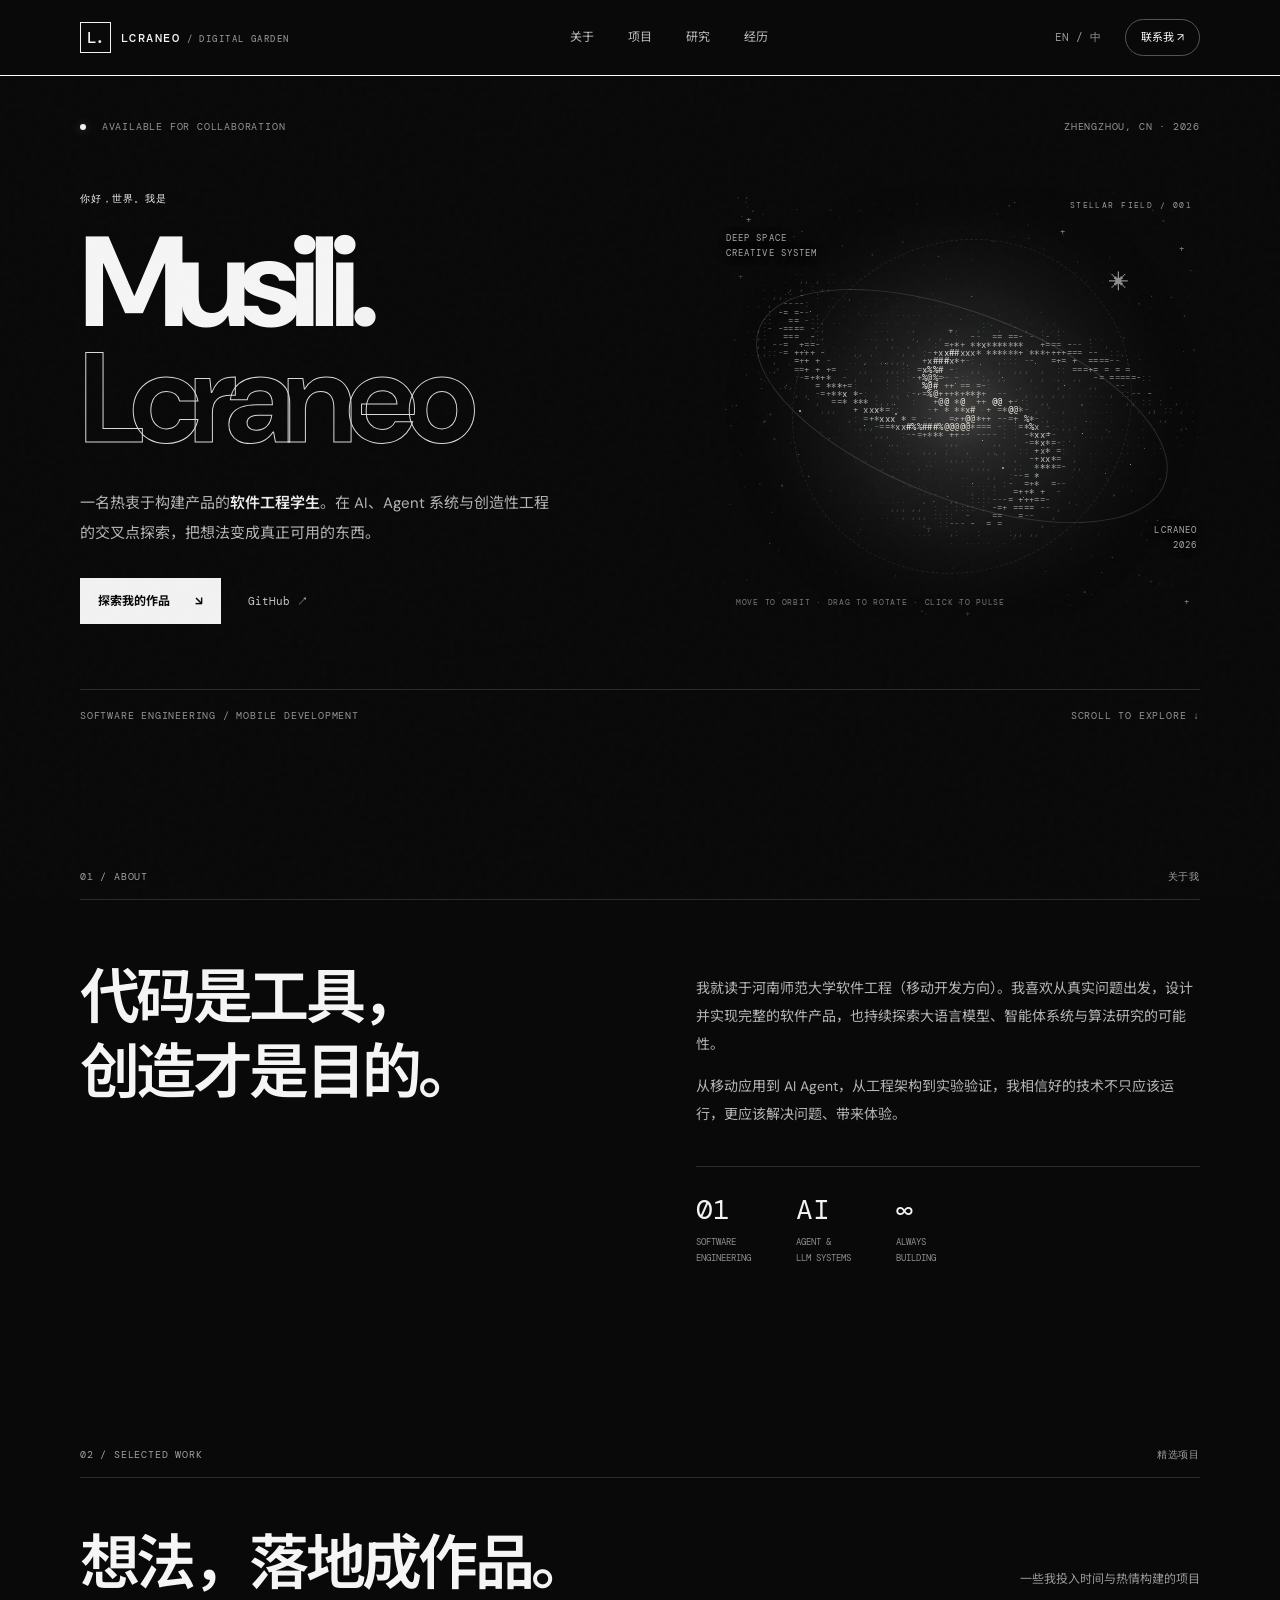
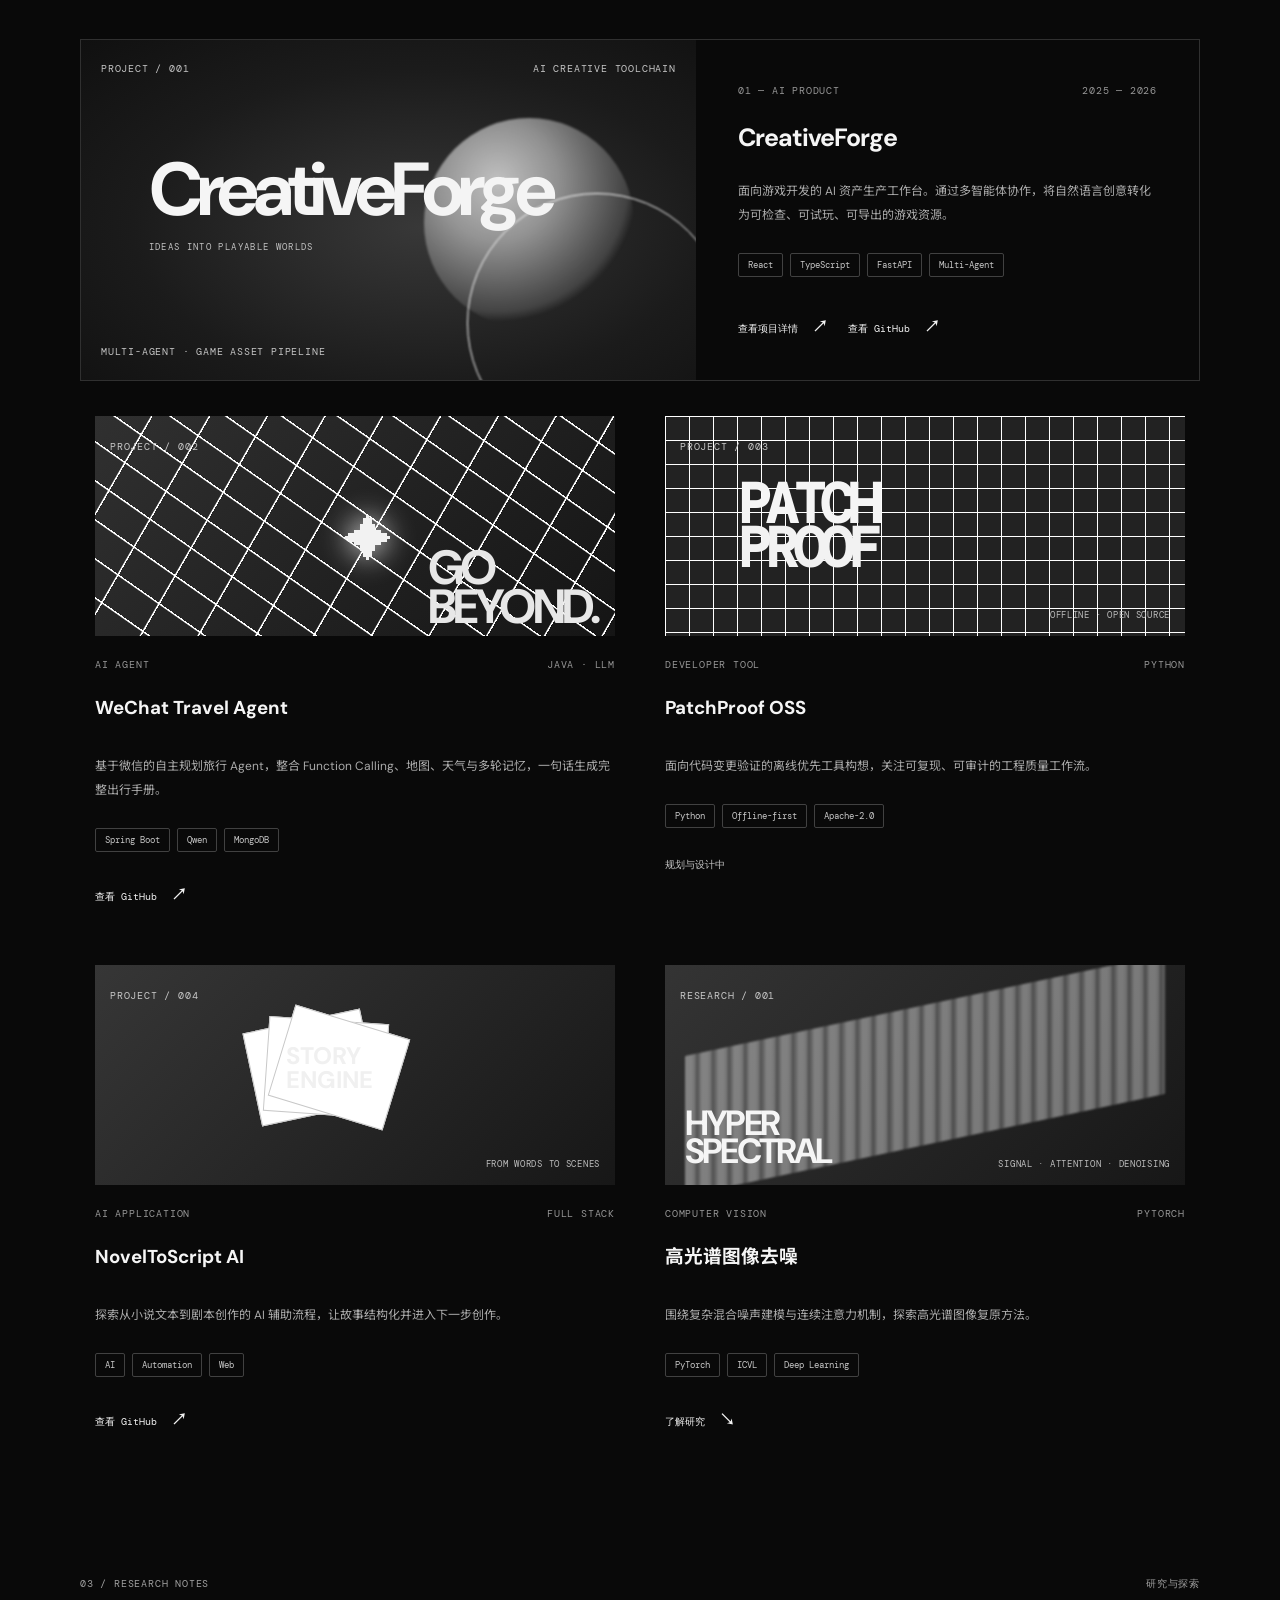
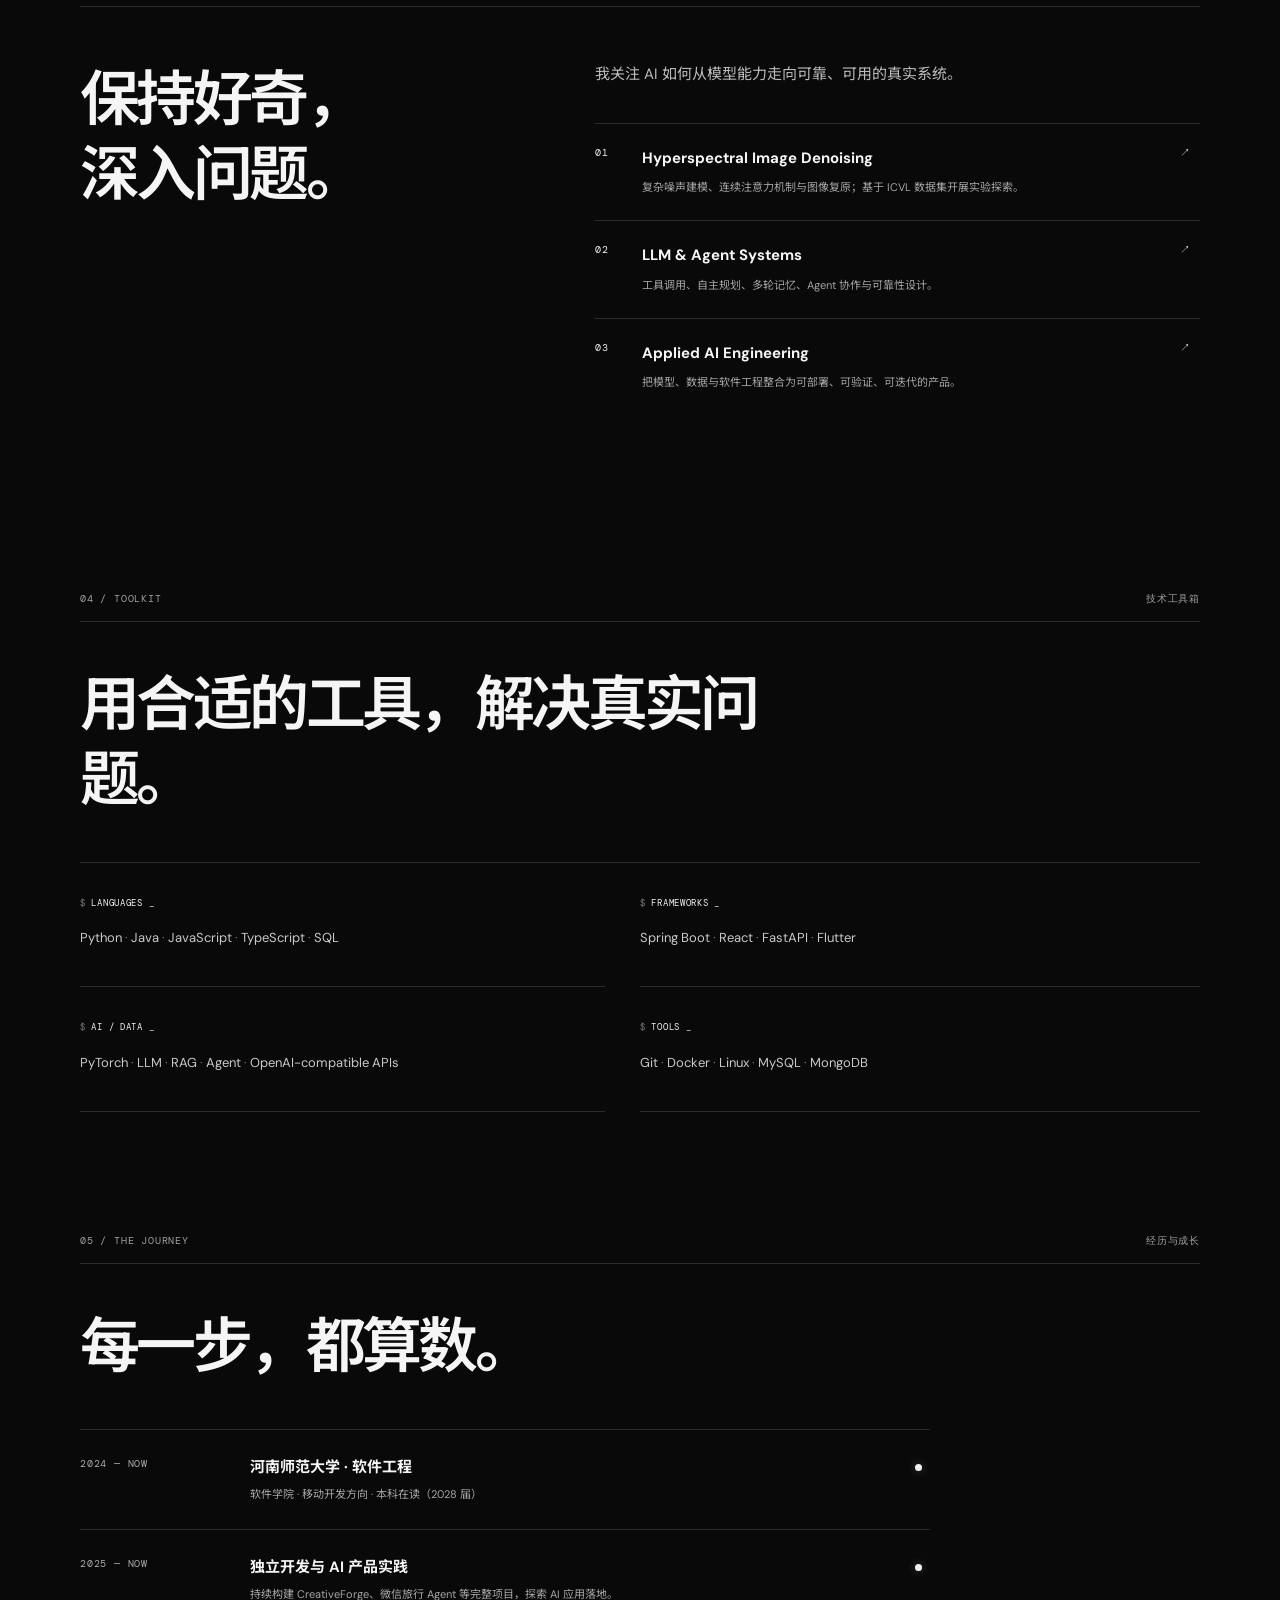
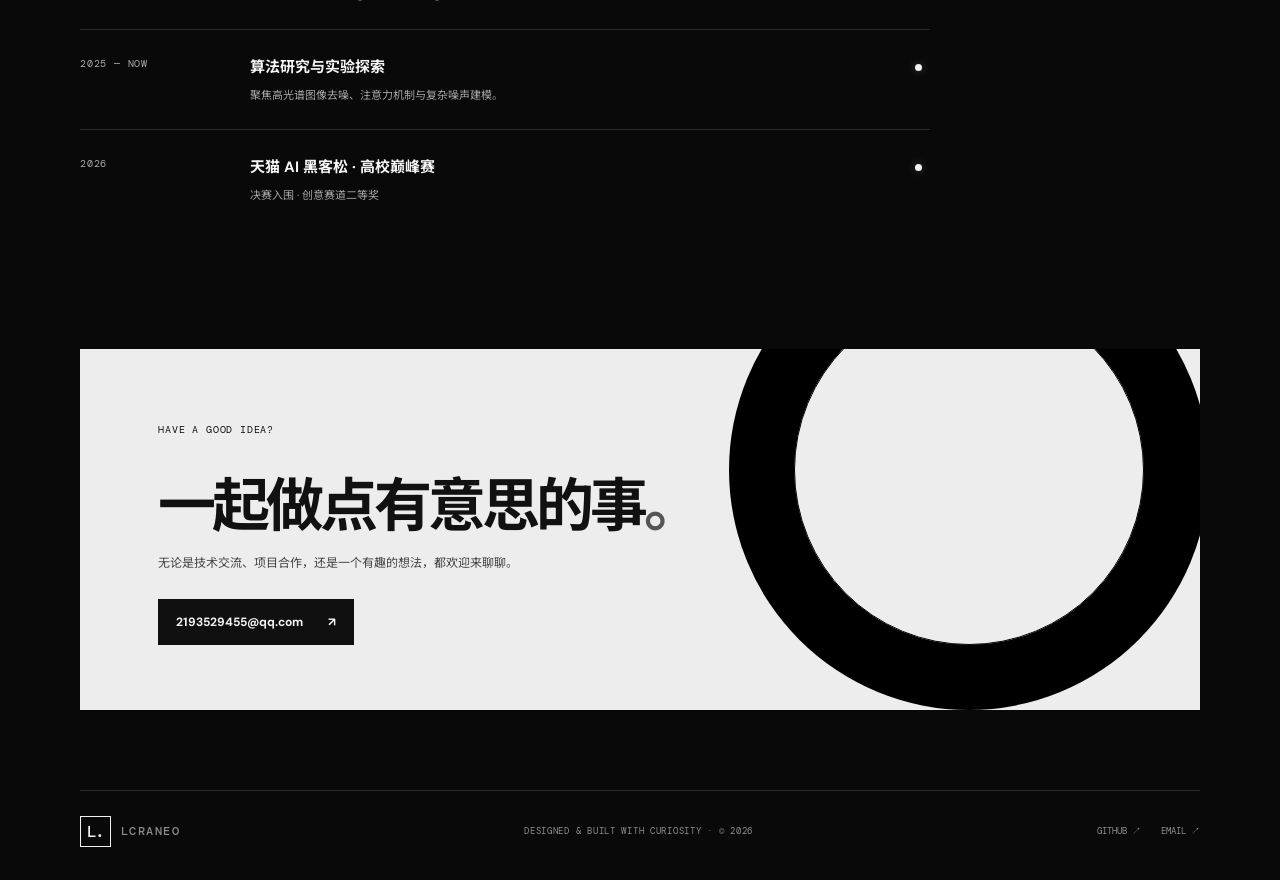
<file: index.html>
<!doctype html>
<html lang="zh-CN">
<head>
<meta charset="utf-8"><meta name="viewport" content="width=device-width,initial-scale=1">
<meta name="theme-color" content="#0a0a0a"><meta name="description" content="Lcraneo — Software Engineer, AI Builder & Research Explorer.">
<title>Lcraneo — Build things that matter.</title>
<link rel="icon" href="assets/favicon.svg?v=mono2" type="image/svg+xml">
<link rel="preconnect" href="https://fonts.googleapis.com"><link rel="preconnect" href="https://fonts.gstatic.com" crossorigin>
<link href="https://fonts.googleapis.com/css2?family=DM+Mono:wght@400;500&family=DM+Sans:wght@400;500;600;700&family=Noto+Sans+SC:wght@400;500;600;700;900&display=swap" rel="stylesheet">
<link rel="stylesheet" href="style.css?v=cosmos2">
</head>
<body>
<div class="noise"></div>
<header class="nav"><a class="brand" href="#"><span class="brand-mark">L.</span><span>LCRANEO<span class="brand-sub"> / DIGITAL GARDEN</span></span></a><nav><a href="#about" data-i18n="navAbout">关于</a><a href="#work" data-i18n="navWork">项目</a><a href="#research" data-i18n="navResearch">研究</a><a href="#journey" data-i18n="navJourney">经历</a></nav><div class="nav-right"><button id="lang" class="lang">EN / 中</button><a class="contact-pill" href="mailto:2193529455@qq.com" data-i18n="sayHello">联系我 ↗</a><button class="menu" id="menu" aria-label="Toggle menu">☰</button></div></header>
<main>
<section class="hero wrap">
<div class="hero-top mono"><span><i class="dot"></i> AVAILABLE FOR COLLABORATION</span><span>ZHENGZHOU, CN · 2026</span></div>
<div class="hero-grid"><div><p class="eyebrow" data-i18n="heroEyebrow">你好，世界。我是</p><h1>Musili<span class="period">.</span><br><span class="outline">Lcraneo</span></h1><p class="hero-desc" data-i18n="heroDesc">一名热衷于构建产品的<strong>软件工程学生</strong>。在 AI、Agent 系统与创造性工程的交叉点探索，把想法变成真正可用的东西。</p><div class="hero-actions"><a class="btn primary" href="#work" data-i18n="explore">探索我的作品 <span>↘</span></a><a class="text-link" href="https://github.com/Lcraneo" target="_blank" rel="noreferrer">GitHub ↗</a></div></div><div class="hero-art"><canvas id="ascii-hero" class="ascii-canvas" aria-hidden="true"></canvas><span class="cosmic-tag mono">STELLAR FIELD / 001</span><span class="art-label label-a mono">DEEP SPACE<br>CREATIVE SYSTEM</span><span class="art-label label-b mono">LCRANEO<br>2026</span><span class="art-index mono">MOVE TO ORBIT · DRAG TO ROTATE · CLICK TO PULSE</span><span class="cosmic-cross">✳</span></div></div>
<div class="hero-bottom mono"><span>SOFTWARE ENGINEERING / MOBILE DEVELOPMENT</span><span>SCROLL TO EXPLORE ↓</span></div>
</section>
<section class="intro wrap" id="about"><div class="section-kicker mono"><span>01 / ABOUT</span><span data-i18n="aboutKicker">关于我</span></div><div class="intro-grid"><h2 data-i18n="aboutTitle">代码是工具，<br>创造才是目的<span class="lime">。</span></h2><div class="intro-copy"><p data-i18n="aboutText">我就读于河南师范大学软件工程（移动开发方向）。我喜欢从真实问题出发，设计并实现完整的软件产品，也持续探索大语言模型、智能体系统与算法研究的可能性。</p><p data-i18n="aboutText2">从移动应用到 AI Agent，从工程架构到实验验证，我相信好的技术不只应该运行，更应该解决问题、带来体验。</p><div class="facts"><div><strong>01</strong><span>SOFTWARE<br>ENGINEERING</span></div><div><strong>AI</strong><span>AGENT &<br>LLM SYSTEMS</span></div><div><strong>∞</strong><span>ALWAYS<br>BUILDING</span></div></div></div></div></section>
<section class="work wrap" id="work"><div class="section-kicker mono"><span>02 / SELECTED WORK</span><span data-i18n="workKicker">精选项目</span></div><div class="section-heading"><h2 data-i18n="workTitle">想法，落地成作品<span class="lime">。</span></h2><p data-i18n="workSub">一些我投入时间与热情构建的项目</p></div>
<article class="project project-feature"><a class="project-visual forge" href="creativeforge/" aria-label="CreativeForge project details"><div class="visual-top mono"><span>PROJECT / 001</span><span>AI CREATIVE TOOLCHAIN</span></div><div class="forge-title">Creative<span>Forge</span><small>IDEAS INTO PLAYABLE WORLDS</small></div><div class="forge-orb orb1"></div><div class="forge-orb orb2"></div><div class="visual-bottom mono">MULTI-AGENT · GAME ASSET PIPELINE</div></a><div class="project-info"><div class="project-meta mono"><span>01 — AI PRODUCT</span><span>2025 — 2026</span></div><h3>CreativeForge</h3><p data-i18n="forgeDesc">面向游戏开发的 AI 资产生产工作台。通过多智能体协作，将自然语言创意转化为可检查、可试玩、可导出的游戏资源。</p><div class="tags"><span>React</span><span>TypeScript</span><span>FastAPI</span><span>Multi-Agent</span></div><div style="display:flex;flex-wrap:wrap;gap:20px;margin-top:auto"><a class="arrow-link" href="creativeforge/" data-i18n="viewProject">查看项目详情 <b>↗</b></a><a class="arrow-link" href="https://github.com/Lcraneo/CreativeForge" target="_blank" rel="noreferrer" data-i18n="viewGithub">查看 GitHub <b>↗</b></a></div></div></article>
<div class="project-grid"><article class="project-card"><div class="card-visual travel"><span class="card-no mono">PROJECT / 002</span><div class="map-lines"></div><div class="pin">✦</div><span class="visual-word">GO<br>BEYOND.</span></div><div class="project-meta mono"><span>AI AGENT</span><span>JAVA · LLM</span></div><h3>WeChat Travel Agent</h3><p data-i18n="travelDesc">基于微信的自主规划旅行 Agent，整合 Function Calling、地图、天气与多轮记忆，一句话生成完整出行手册。</p><div class="tags"><span>Spring Boot</span><span>Qwen</span><span>MongoDB</span></div><a class="arrow-link" href="https://github.com/Lcraneo/LLM-Agent-Routime" target="_blank" rel="noreferrer" data-i18n="viewGithub">查看 GitHub <b>↗</b></a></article>
<article class="project-card"><div class="card-visual patch"><span class="card-no mono">PROJECT / 003</span><div class="patch-grid"></div><div class="patch-name">PATCH<br><em>PROOF</em></div><span class="patch-stamp mono">OFFLINE · OPEN SOURCE</span></div><div class="project-meta mono"><span>DEVELOPER TOOL</span><span>PYTHON</span></div><h3>PatchProof OSS</h3><p data-i18n="patchDesc">面向代码变更验证的离线优先工具构想，关注可复现、可审计的工程质量工作流。</p><div class="tags"><span>Python</span><span>Offline-first</span><span>Apache-2.0</span></div><span class="status" data-i18n="inProgress">规划与设计中</span></article>
<article class="project-card"><div class="card-visual novel"><span class="card-no mono">PROJECT / 004</span><div class="novel-stack"><i></i><i></i><i></i><b>STORY<br>ENGINE</b></div><span class="novel-caption mono">FROM WORDS TO SCENES</span></div><div class="project-meta mono"><span>AI APPLICATION</span><span>FULL STACK</span></div><h3>NovelToScript AI</h3><p data-i18n="novelDesc">探索从小说文本到剧本创作的 AI 辅助流程，让故事结构化并进入下一步创作。</p><div class="tags"><span>AI</span><span>Automation</span><span>Web</span></div><a class="arrow-link" href="https://github.com/Lcraneo/NovelToScript_AI" target="_blank" rel="noreferrer" data-i18n="viewGithub">查看 GitHub <b>↗</b></a></article>
<article class="project-card research-card"><div class="card-visual hyper"><span class="card-no mono">RESEARCH / 001</span><div class="spectrum"></div><div class="hyper-label">HYPER<br>SPECTRAL</div><span class="hyper-caption mono">SIGNAL · ATTENTION · DENOISING</span></div><div class="project-meta mono"><span>COMPUTER VISION</span><span>PYTORCH</span></div><h3 data-i18n="hyperTitle">高光谱图像去噪</h3><p data-i18n="hyperDesc">围绕复杂混合噪声建模与连续注意力机制，探索高光谱图像复原方法。</p><div class="tags"><span>PyTorch</span><span>ICVL</span><span>Deep Learning</span></div><a class="arrow-link" href="#research" data-i18n="learnMore">了解研究 <b>↘</b></a></article></div></section>
<section class="research wrap" id="research"><div class="section-kicker mono"><span>03 / RESEARCH NOTES</span><span data-i18n="researchKicker">研究与探索</span></div><div class="research-layout"><h2 data-i18n="researchTitle">保持好奇，<br>深入问题<span class="lime">。</span></h2><div><p class="research-lead" data-i18n="researchLead">我关注 AI 如何从模型能力走向可靠、可用的真实系统。</p><div class="research-item"><span class="mono">01</span><div><h3>Hyperspectral Image Denoising</h3><p data-i18n="r1">复杂噪声建模、连续注意力机制与图像复原；基于 ICVL 数据集开展实验探索。</p></div><span class="r-arrow">↗</span></div><div class="research-item"><span class="mono">02</span><div><h3>LLM & Agent Systems</h3><p data-i18n="r2">工具调用、自主规划、多轮记忆、Agent 协作与可靠性设计。</p></div><span class="r-arrow">↗</span></div><div class="research-item"><span class="mono">03</span><div><h3>Applied AI Engineering</h3><p data-i18n="r3">把模型、数据与软件工程整合为可部署、可验证、可迭代的产品。</p></div><span class="r-arrow">↗</span></div></div></div></section>
<section class="stack wrap"><div class="section-kicker mono"><span>04 / TOOLKIT</span><span data-i18n="stackKicker">技术工具箱</span></div><h2 data-i18n="stackTitle">用合适的工具，解决真实问题<span class="lime">。</span></h2><div class="stack-groups"><div><span class="mono">LANGUAGES</span><p>Python <i>·</i> Java <i>·</i> JavaScript <i>·</i> TypeScript <i>·</i> SQL</p></div><div><span class="mono">FRAMEWORKS</span><p>Spring Boot <i>·</i> React <i>·</i> FastAPI <i>·</i> Flutter</p></div><div><span class="mono">AI / DATA</span><p>PyTorch <i>·</i> LLM <i>·</i> RAG <i>·</i> Agent <i>·</i> OpenAI-compatible APIs</p></div><div><span class="mono">TOOLS</span><p>Git <i>·</i> Docker <i>·</i> Linux <i>·</i> MySQL <i>·</i> MongoDB</p></div></div></section>
<section class="journey wrap" id="journey"><div class="section-kicker mono"><span>05 / THE JOURNEY</span><span data-i18n="journeyKicker">经历与成长</span></div><h2 data-i18n="journeyTitle">每一步，都算数<span class="lime">。</span></h2><div class="timeline"><div class="timeline-row"><span class="mono">2024 — NOW</span><div><h3 data-i18n="eduTitle">河南师范大学 · 软件工程</h3><p data-i18n="eduDesc">软件学院 · 移动开发方向 · 本科在读（2028 届）</p></div><span class="timeline-dot"></span></div><div class="timeline-row"><span class="mono">2025 — NOW</span><div><h3 data-i18n="buildTitle">独立开发与 AI 产品实践</h3><p data-i18n="buildDesc">持续构建 CreativeForge、微信旅行 Agent 等完整项目，探索 AI 应用落地。</p></div><span class="timeline-dot"></span></div><div class="timeline-row"><span class="mono">2025 — NOW</span><div><h3 data-i18n="researchJourney">算法研究与实验探索</h3><p data-i18n="researchJourneyDesc">聚焦高光谱图像去噪、注意力机制与复杂噪声建模。</p></div><span class="timeline-dot"></span></div><div class="timeline-row"><span class="mono">2026</span><div><h3 data-i18n="awardTitle">天猫 AI 黑客松 · 高校巅峰赛</h3><p data-i18n="awardDesc">决赛入围 · 创意赛道二等奖</p></div><span class="timeline-dot"></span></div></div></section>
<section class="contact wrap"><div class="contact-panel"><span class="mono">HAVE A GOOD IDEA?</span><h2 data-i18n="contactTitle">一起做点有意思的事<span class="lime">。</span></h2><p data-i18n="contactDesc">无论是技术交流、项目合作，还是一个有趣的想法，都欢迎来聊聊。</p><a class="btn primary" href="mailto:2193529455@qq.com">2193529455@qq.com <span>↗</span></a><div class="contact-orbit"></div></div></section>
</main>
<footer class="footer wrap"><a class="brand" href="#"><span class="brand-mark">L.</span><span>LCRANEO</span></a><span class="mono">DESIGNED & BUILT WITH CURIOSITY · © 2026</span><div><a href="https://github.com/Lcraneo" target="_blank" rel="noreferrer">GITHUB ↗</a><a href="mailto:2193529455@qq.com">EMAIL ↗</a></div></footer>
<script src="script.js?v=ascii1"></script><script src="ascii.js?v=cosmos3" defer></script>
</body></html>
</file>
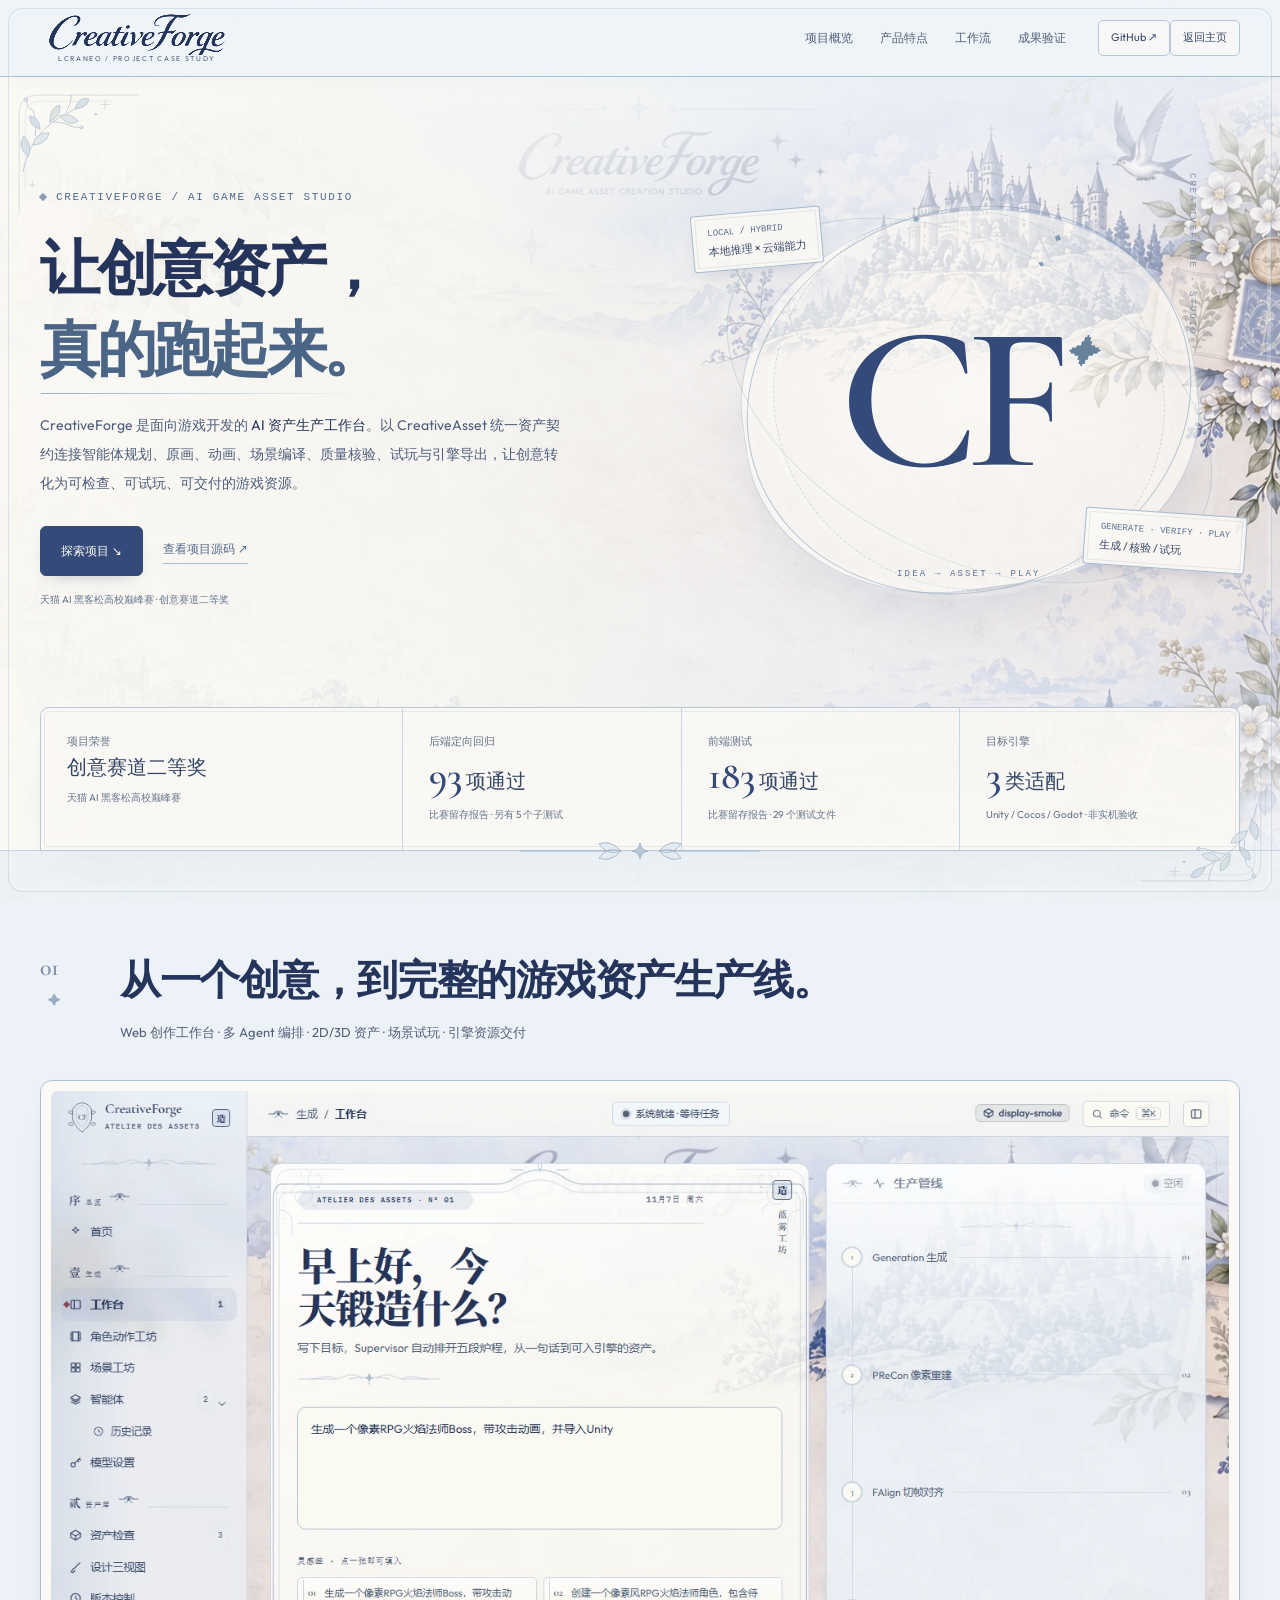
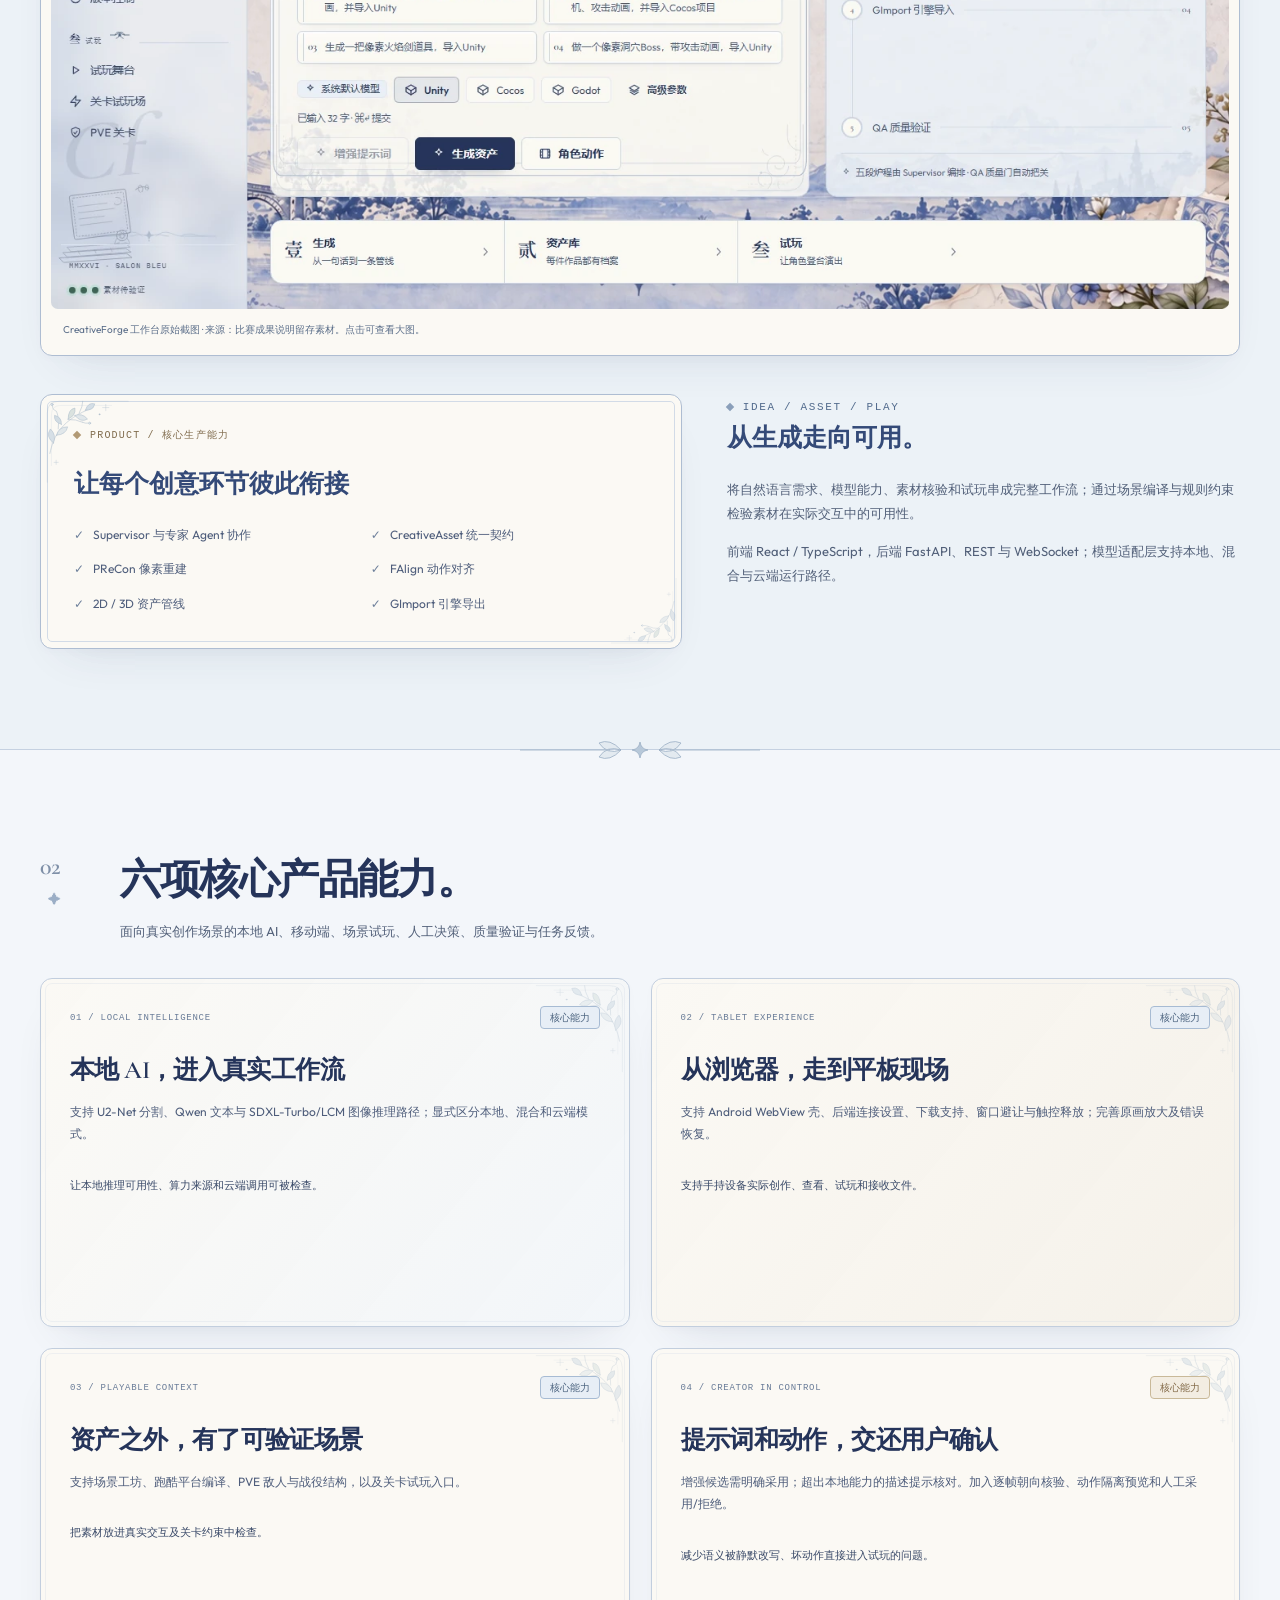
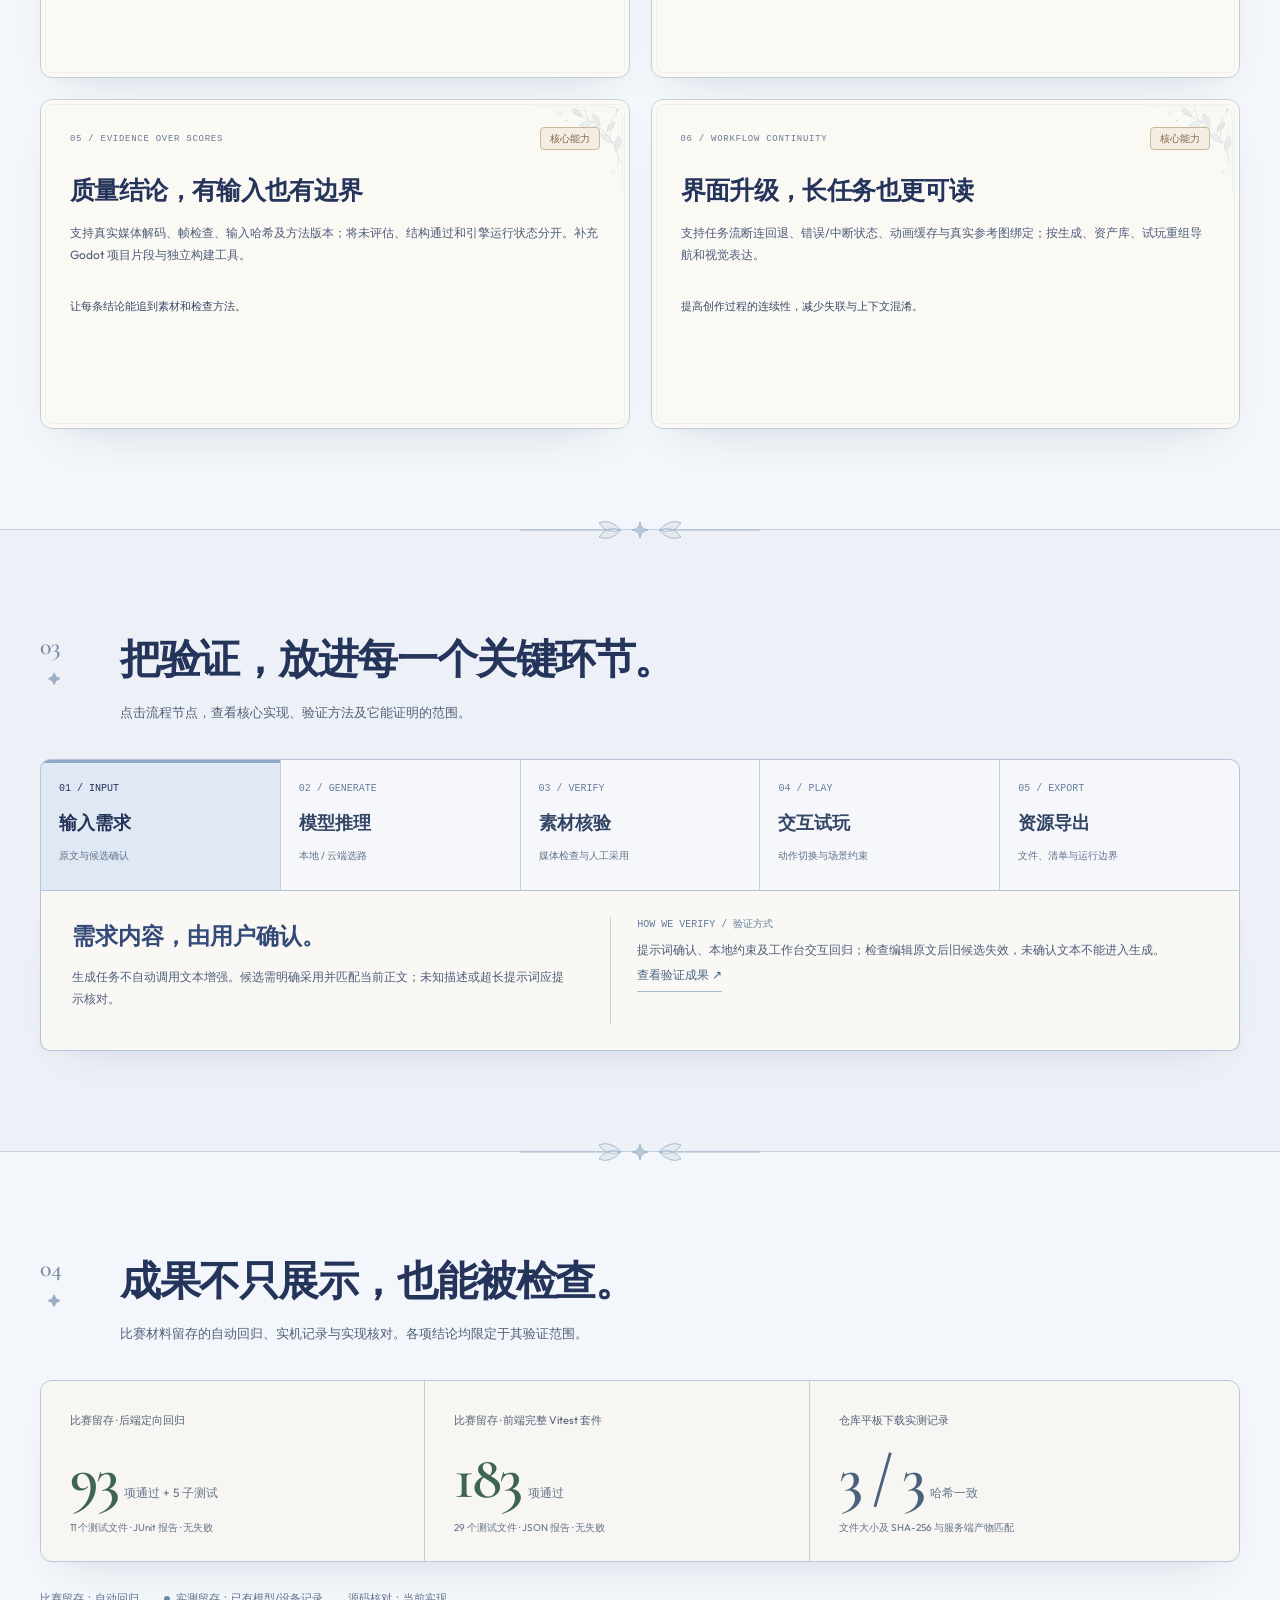
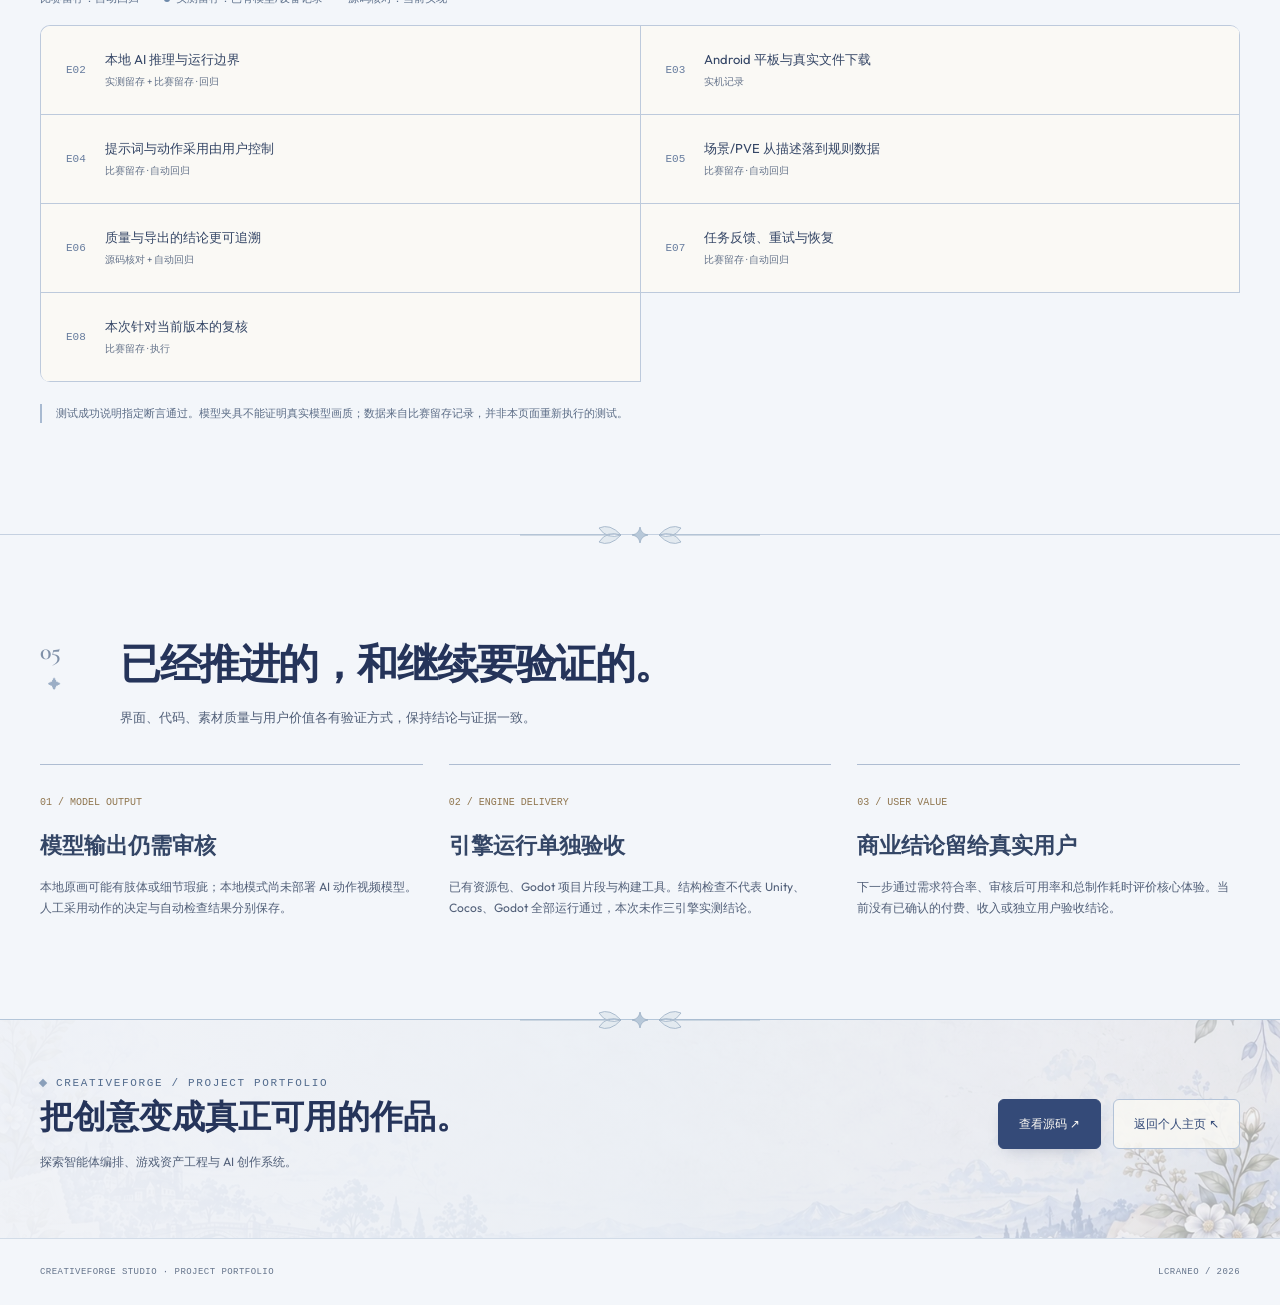
<file: creativeforge/index.html>
<!DOCTYPE html>

<html lang="zh-CN">
<head>
<meta charset="utf-8"/>
<meta content="width=device-width,initial-scale=1" name="viewport"/>
<meta name="description" content="CreativeForge — AI 游戏资产生产工作台、项目成果与技术验证。"/>
<meta content="default-src 'none'; img-src data:; font-src data:; style-src 'unsafe-inline'; script-src 'self' 'unsafe-inline'; base-uri 'none'; form-action 'none'; connect-src 'none'" http-equiv="Content-Security-Policy"/>
<title>CreativeForge · 项目作品集 | Lcraneo</title>
<style>
:root{color-scheme:dark;--bg:#080c11;--panel:#10171f;--line:#24313c;--ink:#edf2f4;--muted:#9aaab7;--cyan:#7fe2e6;--lime:#d4ed97;--amber:#efbd87;--max:1240px;--mono:Consolas,'SFMono-Regular',monospace;--sans:'Microsoft YaHei','PingFang SC',system-ui,sans-serif}
*{box-sizing:border-box}html{scroll-behavior:smooth;scroll-padding-top:90px}body{margin:0;background:var(--bg);color:var(--ink);font:15px/1.8 var(--sans);overflow-x:hidden}button,a,input{touch-action:manipulation}button,a{ -webkit-tap-highlight-color:transparent}button{font:inherit;cursor:pointer}button:focus-visible,a:focus-visible,input:focus-visible{outline:2px solid var(--cyan);outline-offset:5px}a{color:inherit;text-decoration:none}button{color:inherit}::selection{color:var(--bg);background:var(--cyan)}.wrap{width:min(var(--max),calc(100% - 80px));margin:auto}.muted{color:var(--muted)}.mono{font-family:var(--mono)}.eyebrow{font:11px/1.6 var(--mono);letter-spacing:.15em;text-transform:uppercase;color:var(--cyan)}.eyebrow::before{content:'';display:inline-block;width:7px;height:7px;background:var(--cyan);margin-right:10px;box-shadow:0 0 15px #7fe2e64a}.topbar{height:77px;position:sticky;top:0;z-index:20;background:#080c11ee;border-bottom:1px solid var(--line);backdrop-filter:blur(16px)}.nav-inner{height:100%;display:flex;align-items:center;gap:32px}.brand{display:flex;gap:12px;align-items:center;margin-right:auto}.brand-mark{width:34px;height:36px;border:1px solid var(--cyan);display:grid;place-items:center;font:17px var(--mono);clip-path:polygon(0 0,78% 0,100% 21%,100% 100%,0 100%);color:var(--cyan)}.brand-name{font-size:14px;font-weight:700;letter-spacing:.05em}.brand-name small{display:block;font:9px/1.5 var(--mono);letter-spacing:.18em;color:var(--muted)}nav{display:flex;gap:27px;font-size:12px;color:#b1bdc7}nav a:hover,nav a[aria-current=true]{color:var(--cyan)}.mini-button{border:1px solid #344550;background:transparent;border-radius:3px;font-size:11px;padding:7px 12px}.mini-button:hover{border-color:var(--cyan);background:#15232c}.progress{position:absolute;left:0;bottom:-1px;height:2px;width:0;background:var(--cyan)}.hero{position:relative;padding:91px 0 0;min-height:710px;isolation:isolate}.hero::before{content:'';position:absolute;z-index:-1;inset:0;background:radial-gradient(ellipse at 85% 43%,#203c4c66,transparent 54%),linear-gradient(90deg,transparent 49.9%,#24313c30 50%,transparent 50.1%);background-size:auto,86px 100%}.hero-grid{display:grid;grid-template-columns:1.13fr 1fr;gap:38px;align-items:center}.hero h1{font-size:clamp(45px,4.2vw,67px);font-weight:750;line-height:1.25;letter-spacing:-.045em;margin:24px 0}.hero h1 em{font-style:normal;color:var(--cyan)}.hero-copy{font-size:15px;line-height:1.95;color:#aabac5;max-width:540px}.hero-copy strong{color:#e0e9ed;font-weight:500}.version-line{display:inline-flex;align-items:center;gap:11px;margin-top:21px;font:11px var(--mono);color:#b3c1ca}.version-line span{padding:7px 10px;border:1px solid #35444c}.version-line .end{color:var(--cyan);border-color:#56888a;background:#182b30}.hero-actions{display:flex;gap:20px;align-items:center;margin:29px 0 14px}.button{display:inline-flex;align-items:center;justify-content:center;gap:24px;border:1px solid var(--cyan);background:var(--cyan);color:#09252b;font-size:12px;font-weight:700;padding:13px 20px;min-height:44px;border-radius:3px}.button:hover{background:#a6f0f2}.button.secondary{background:transparent;color:var(--ink);border-color:#3a4b57}.subtle-link{font-size:12px;color:#d7e0e6;border-bottom:1px solid #55636d;padding-bottom:3px}.hero-art{position:relative;aspect-ratio:1.08;display:grid;place-items:center;margin-top:-25px;user-select:none}.orbit{position:absolute;width:88%;aspect-ratio:1;border:1px solid #5f899946;border-radius:50%;transform:rotate(-22deg) scaleY(.77)}.orbit.two{width:70%;transform:rotate(41deg) scaleY(.85);border-style:dashed;animation:orbit 60s linear infinite}.orbit.three{width:98%;transform:rotate(40deg) scaleY(.49);border-color:#435f7033}.orbit::before{content:'';position:absolute;top:0;left:50%;width:7px;height:7px;border-radius:50%;background:var(--cyan);box-shadow:0 0 22px var(--cyan)}.project-mark{display:flex;align-items:baseline;position:relative;font:clamp(130px,15vw,215px)/1 var(--mono);letter-spacing:-.11em;color:#ecf3f2;text-shadow:0 15px 90px #7fe2e61b}.project-mark small{font:25px var(--mono);color:var(--cyan);letter-spacing:0;align-self:flex-start;margin:29px 0 0 13px}.art-caption{position:absolute;bottom:15%;font:10px var(--mono);letter-spacing:.24em;color:#a9c5d0}.art-note{position:absolute;background:#0e1b23eb;border:1px solid #3a5966;padding:10px 13px;font:10px/1.6 var(--mono);box-shadow:0 16px 36px #0006}.art-note span{display:block;font:11px var(--sans);margin-top:4px;color:#d3e3e9}.note-one{left:0;top:12%;transform:rotate(-4deg)}.note-two{right:-2%;bottom:20%;transform:rotate(3deg)}.art-corner{position:absolute;right:8%;top:3%;font:9px var(--mono);color:#718b9b;writing-mode:vertical-rl;letter-spacing:.22em}.hero-strip{display:grid;grid-template-columns:1.3fr repeat(3,1fr);margin-top:37px;border-top:1px solid var(--line);border-bottom:1px solid var(--line);background:#0b1118aa}.strip-item{padding:22px 28px;border-right:1px solid var(--line)}.strip-item:first-child{padding-left:0}.strip-item:last-child{border:0}.strip-item span{display:block;font-size:11px;color:var(--muted)}.strip-item strong{display:block;font-size:21px;line-height:1.5;font-weight:550}.strip-item strong b{font:31px var(--mono);font-weight:400;color:var(--cyan)}.strip-item small{font-size:10px;color:#738a9a}.section{padding:100px 0;position:relative}.section + .section{border-top:1px solid var(--line)}.section-heading{display:grid;grid-template-columns:62px 1fr;gap:18px;margin-bottom:35px}.section-number{font:15px var(--mono);color:var(--cyan);padding-top:9px}.section-number::after{content:'';display:block;width:28px;height:1px;background:#5b7885;margin-top:17px}.section-heading h2{font-size:clamp(29px,3.1vw,43px);line-height:1.4;font-weight:600;letter-spacing:-.04em;margin:0 0 9px}.section-heading p{color:var(--muted);margin:0;font-size:13px;max-width:850px}.baseline-grid{display:grid;grid-template-columns:1.25fr 1fr;gap:45px;align-items:start}.baseline-panel{border:1px solid #354550;background:linear-gradient(130deg,#16212b,#0e151c);padding:31px;position:relative}.panel-title{display:flex;align-items:center;gap:10px;font:11px var(--mono);color:var(--amber);letter-spacing:.12em}.panel-title i{display:block;width:7px;height:7px;background:var(--amber);border-radius:50%}.baseline-panel h3{font-size:22px;font-weight:500;margin:20px 0 17px}.base-list{display:grid;grid-template-columns:1fr 1fr;gap:13px 20px;list-style:none;padding:0;margin:0}.base-list li{font-size:12px;color:#aebec9;display:flex;gap:9px}.base-list li::before{content:'✓';color:var(--amber)}.baseline-footer{margin-top:25px;border-top:1px solid #354550;padding-top:17px;font-size:11px;color:#8397a4}.inherit{padding-top:5px}.inherit h3{font-size:25px;font-weight:500;margin:0 0 17px}.inherit p{font-size:13px;color:#a6b7c2;margin:0 0 15px}.inherit strong{color:var(--cyan);font-weight:500}.inherit .text-button{margin-top:10px}.text-button{border:0;background:transparent;padding:0 0 5px;color:var(--cyan);font-size:12px;text-align:left;border-bottom:1px solid #39616b;display:inline-flex;align-items:center;gap:24px}.text-button:hover{color:#c4f6f6}.micro{font:10px/1.8 var(--mono);color:#7d94a3}.screenshot-section{background:#0d131a}.compare-toolbar{display:flex;justify-content:space-between;align-items:center;gap:20px;margin-bottom:15px}.tabs{display:flex;padding:4px;border:1px solid #344653;border-radius:4px;background:#0b1118}.tabs button{border:0;background:none;color:#9aafbc;font-size:12px;padding:7px 17px;border-radius:2px}.tabs button[aria-pressed=true]{background:#223945;color:#bcebed}.compare-hint{color:#829ba9;font-size:11px}.compare-frame{position:relative;aspect-ratio:16/9;overflow:hidden;background:#19232d;border:1px solid #3b5663;border-radius:4px;--split:50%}.compare-frame img{display:block;width:100%;height:100%;object-fit:contain;background:#18232d}.comparison-base,.comparison-overlay{position:absolute;inset:0}.comparison-overlay{clip-path:inset(0 calc(100% - var(--split)) 0 0)}.compare-label{position:absolute;top:19px;padding:7px 12px;font:10px var(--mono);backdrop-filter:blur(10px);border:1px solid #6c7d8b88;background:#142432e8;color:#f3f6f8;z-index:3}.compare-label.before{right:20px}.compare-label.after{left:20px;color:var(--cyan);border-color:#7fe2e6aa}.compare-divider{position:absolute;z-index:4;left:var(--split);height:100%;width:2px;background:var(--cyan);box-shadow:0 0 22px #09283480;pointer-events:none}.compare-divider::after{content:'‹  ›';white-space:nowrap;position:absolute;top:50%;left:1px;transform:translate(-50%,-50%);height:42px;width:43px;border:1px solid var(--cyan);border-radius:50%;background:#0d2635;color:var(--cyan);display:grid;place-items:center;font-size:20px}.compare-range{position:absolute;inset:0;z-index:5;width:100%;height:100%;margin:0;opacity:0;cursor:ew-resize}.compare-range:focus-visible{opacity:.15;outline:2px solid var(--cyan)}.compare-caption{font-size:10px;color:#8498a6;margin:12px 0 0;line-height:1.8}.comparison-grid{margin-top:37px;display:grid;grid-template-columns:1fr 1fr 1fr;border:1px solid var(--line)}.change-point{padding:22px 24px;border-right:1px solid var(--line)}.change-point:last-child{border:0}.change-point strong{display:block;font-size:14px;font-weight:500;color:#e1eaf0;margin-bottom:7px}.change-point p{margin:0;color:#92a6b4;font-size:12px}.features-top{display:flex;align-items:center;justify-content:space-between;gap:25px;margin-bottom:22px}.filter{display:flex;gap:9px}.filter button{font-size:11px;border:1px solid #344751;border-radius:30px;background:none;color:#aabcc8;padding:7px 16px}.filter button[aria-pressed=true]{color:#10272b;background:var(--cyan);border-color:var(--cyan)}.filter-status{font-size:11px;color:var(--muted)}.features{display:grid;grid-template-columns:repeat(2,minmax(0,1fr));gap:16px}.feature{padding:27px 29px 25px;background:#10171f;border:1px solid #283743;display:flex;flex-direction:column;min-height:330px;border-radius:4px;transition:border-color .2s,transform .2s}.feature:hover{border-color:#5d8591;transform:translateY(-3px)}.feature[hidden]{display:none}.feature.wide{background:radial-gradient(ellipse at 100% 0,#1f4a5540,transparent 70%),#10171f;min-height:349px}.feature.wide:nth-child(2){background:radial-gradient(ellipse at 100% 0,#5c49342e,transparent 70%),#10171f}.feature-top{display:flex;justify-content:space-between;align-items:center;gap:15px}.serial{font:9px var(--mono);letter-spacing:.1em;color:#8ba3b2}.tag{font-size:10px;line-height:1.7;padding:2px 9px;white-space:nowrap;border:1px solid}.tag.new{color:var(--cyan);border-color:#3c757b;background:#163139}.tag.improved{color:var(--amber);border-color:#725438;background:#30251d}.feature h3{font-size:23px;font-weight:500;line-height:1.45;margin:23px 0 12px;letter-spacing:-.025em}.feature-after{color:#b8c8d3;font-size:12px;margin:0 0 17px;line-height:1.9}.feature-before{font-size:11px;color:#839aaa;border-left:2px solid #435563;padding-left:12px;margin-bottom:4px}.feature-before span{display:block;font:9px var(--mono);color:#798d9b;margin-bottom:3px}.feature-value{font-size:11px;color:#d1e0e9;margin:13px 0 20px}.feature .text-button{align-self:flex-start;margin-top:auto}.pipeline-section{background:#0d141c}.flow{display:grid;grid-template-columns:repeat(5,1fr);gap:1px;border:1px solid #344855;background:#344855}.flow-step{background:#111c26;padding:23px 18px;border:0;text-align:left;position:relative}.flow-step[aria-selected=true]{background:#24434c;box-shadow:inset 0 2px var(--cyan)}.flow-step span{display:block;font:10px var(--mono);color:#7399a9;margin-bottom:13px}.flow-step strong{display:block;font-size:15px;font-weight:500;color:#daeaef}.flow-step small{font-size:10px;color:#8ea7b6}.flow-step[aria-selected=true] span,.flow-step[aria-selected=true] strong{color:#c0f5f4}.flow-detail{border:1px solid #344855;border-top:0;background:#111b24;padding:26px 31px;display:grid;grid-template-columns:1fr 1.2fr;gap:40px;min-height:160px}.flow-detail h3{font-size:20px;font-weight:500;margin:0 0 8px}.flow-detail p{font-size:12px;color:#a6bdca;margin:0}.flow-check{border-left:1px solid #3b5260;padding-left:26px}.flow-check strong{font:10px var(--mono);color:var(--cyan);display:block;margin-bottom:8px}.test-scoreboard{display:grid;grid-template-columns:1fr 1fr 1.12fr;gap:1px;background:#2e414e;border:1px solid #2e414e;margin-bottom:27px}.test-tile{background:#111b24;padding:24px 29px}.test-tile .label{font-size:11px;color:#a4b8c6}.test-tile .num{font:47px/1.25 var(--mono);margin:11px 0 5px;color:var(--lime);letter-spacing:-.04em}.test-tile .num small{font:12px var(--sans);color:#9bb2c0;letter-spacing:0;margin-left:7px}.test-tile p{font-size:10px;color:#839fae;margin:0}.test-tile:nth-child(3) .num{color:var(--cyan)}.evidence-legend{display:flex;gap:25px;align-items:center;font-size:11px;color:#8ca3b1;margin:17px 0}.dot{display:inline-block;width:6px;height:6px;background:var(--cyan);margin-right:6px;border-radius:50%}.dot.code{background:var(--amber)}.dot.test{background:var(--lime)}.evidence-grid{display:grid;grid-template-columns:1fr 1fr;border-top:1px solid var(--line);border-left:1px solid var(--line)}.evidence-card{border:0;border-right:1px solid var(--line);border-bottom:1px solid var(--line);background:#101820;padding:23px 25px;display:flex;align-items:center;gap:19px;text-align:left}.evidence-card:hover{background:#1b2a34}.evidence-number{font:11px var(--mono);color:var(--cyan)}.evidence-main{flex:1}.evidence-main strong{display:block;font-size:13px;font-weight:500;line-height:1.6}.evidence-main small{display:block;color:#829ba9;font-size:10px;margin-top:3px}.evidence-arrow{color:#8fabb9}.scope-note{font-size:11px;color:#8ba1af;border-left:2px solid #4d6c7a;padding-left:14px;margin-top:22px}.source-counts{display:flex;gap:36px;margin:27px 0 18px}.source-counts strong{font:29px var(--mono);color:#c7e2e8}.source-counts small{display:block;font-size:10px;color:#91a5b2}.source-counts strong.amber{color:var(--amber)}.source-strip{display:grid;grid-template-columns:auto 1fr auto;align-items:center;gap:25px;margin-top:35px;border:1px solid #34454e;padding:23px 26px;background:#101820}.source-strip strong{font-size:13px;font-weight:500}.source-strip p{font-size:11px;color:#91a5b4;margin:2px 0 0}.boundary{display:grid;grid-template-columns:1fr 1fr 1fr;gap:26px}.boundary-item{border-top:1px solid #516473;padding-top:21px}.boundary-item span{font:10px var(--mono);color:var(--amber)}.boundary-item h3{font-size:17px;font-weight:500;margin:14px 0 9px}.boundary-item p{font-size:12px;color:#93aab8;margin:0}.closing{padding:55px 0 65px;background:#121f29;border-top:1px solid #344c5b}.closing-inner{display:flex;justify-content:space-between;align-items:center;gap:30px}.closing h2{font-size:28px;line-height:1.5;font-weight:500;margin:0 0 9px}.closing p{font-size:12px;color:#9cb3c1;margin:0}.closing-actions{display:flex;gap:12px;flex-shrink:0}.footer{padding:25px 0;font:9px/1.8 var(--mono);color:#6f899b;letter-spacing:.05em}.footer .wrap{display:flex;justify-content:space-between;gap:30px}.dialog{max-width:760px;width:calc(100% - 40px);max-height:86vh;padding:0;color:var(--ink);border:1px solid #547684;background:#111c25;border-radius:5px}.dialog::backdrop{background:#02080bd9;backdrop-filter:blur(7px)}.dialog-top{display:flex;justify-content:space-between;align-items:center;padding:17px 26px;border-bottom:1px solid #3c535f;position:sticky;top:0;background:#111c25;z-index:1}.dialog-content{padding:22px 28px 30px}.dialog-content h2{font-size:25px;font-weight:500;line-height:1.45;margin:0 0 14px}.dialog-content h3{font-size:12px;font-weight:500;color:var(--cyan);margin:23px 0 7px}.dialog-content p{font-size:12px;color:#b8cbd7;line-height:1.95;margin:7px 0}.dialog-content pre{font:11px/1.8 var(--mono);background:#071017;border:1px solid #2b4452;white-space:pre-wrap;overflow-wrap:anywhere;padding:17px;color:#bdd4df}.source-path{display:block;padding:5px 0;font:10px/1.8 var(--mono);color:#a6bdce;overflow-wrap:anywhere}.dialog-boundary{border-left:2px solid var(--amber);padding-left:15px}.presentation-controls{position:fixed;right:25px;bottom:23px;z-index:25;display:none;gap:12px;align-items:center;background:#142832f2;border:1px solid #527d89;padding:8px 12px;border-radius:5px;font:11px var(--mono);box-shadow:0 10px 50px #0008}.presentation-controls button{background:transparent;border:0;padding:5px 9px;color:var(--cyan);min-width:35px}.presenting .presentation-controls{display:flex}.presenting nav{opacity:.5}.toast{position:fixed;bottom:26px;left:50%;transform:translate(-50%,12px);padding:10px 20px;background:#c5e9e5;color:#153d45;font-size:12px;border-radius:3px;z-index:40;opacity:0;pointer-events:none;transition:.2s}.toast.show{opacity:1;transform:translate(-50%,0)}noscript p{padding:15px;background:#253b45}.inline-note{font-size:10px;color:#748e9e;margin-top:15px}.sr-only{position:absolute;width:1px;height:1px;padding:0;overflow:hidden;clip:rect(0,0,0,0);white-space:nowrap;border:0}
@keyframes orbit{to{transform:rotate(401deg) scaleY(.85)}}
@media(min-width:1600px){.hero{padding-top:110px}.hero-art{max-width:570px;justify-self:end;width:100%}}
@media(max-width:1000px){.wrap{width:calc(100% - 48px)}.nav-inner{gap:18px}nav{gap:18px}.hero{padding-top:65px}.hero-grid{gap:0;grid-template-columns:1.13fr .9fr}.hero h1{font-size:44px}.hero-art{margin:0}.art-note{font-size:8px;padding:9px}.art-note span{font-size:9px}.note-two{right:-6%;bottom:16%}.project-mark{font-size:155px}.hero-strip{grid-template-columns:1.2fr 1fr 1fr 1fr}.strip-item{padding:21px 15px}.strip-item strong{font-size:16px}.strip-item strong b{font-size:27px}.section{padding:75px 0}.baseline-grid{gap:27px}.base-list{grid-template-columns:1fr}.baseline-panel{padding:25px}.feature{padding:24px;min-height:365px}.feature h3{font-size:21px}.flow-step{padding:20px 12px}.flow-step strong{font-size:13px}.source-strip{grid-template-columns:1fr auto;gap:20px}.source-strip .source-counts{grid-column:1/-1;margin:0}.closing-inner{align-items:flex-start;flex-direction:column}.closing-actions{width:100%}}
@media(max-width:700px){.wrap{width:calc(100% - 36px)}.topbar{height:65px}.nav-inner{gap:12px}.brand{gap:9px}.brand-name{font-size:12px}.brand-name small{font-size:7px}.brand-mark{width:29px;height:31px;font-size:14px}nav{display:none}.nav-actions{display:flex;gap:8px}.mini-button{padding:6px 9px;font-size:10px}#print-top{display:none}.hero{padding:50px 0 0;min-height:0}.hero-grid{grid-template-columns:1fr}.hero h1{font-size:43px;line-height:1.3;margin:20px 0}.hero-copy{font-size:13px;max-width:100%}.version-line{font-size:10px;gap:8px;margin-top:13px}.hero-art{width:80%;max-width:410px;margin:25px auto -13px;aspect-ratio:1.3}.project-mark{font-size:154px}.project-mark small{font-size:20px;margin-top:19px}.art-caption{bottom:9%;font-size:8px}.art-note{padding:7px 9px}.note-one{left:-8%;top:8%}.note-two{right:-9%;bottom:9%}.art-corner{font-size:8px}.hero-actions{gap:19px;margin-top:24px}.button{padding:11px 15px;font-size:11px;gap:16px}.hero-strip{margin-top:31px;grid-template-columns:1fr 1fr}.strip-item{padding:18px 16px!important}.strip-item:nth-child(2){border-right:0}.strip-item:nth-child(-n+2){border-bottom:1px solid var(--line)}.strip-item strong{font-size:15px}.strip-item span{font-size:10px}.section{padding:61px 0}.section-heading{grid-template-columns:32px 1fr;gap:13px;margin-bottom:27px}.section-number{font-size:12px}.section-number::after{width:20px;margin-top:12px}.section-heading h2{font-size:28px;letter-spacing:-.045em}.section-heading p{font-size:12px}.baseline-grid{grid-template-columns:1fr;gap:28px}.base-list{grid-template-columns:1fr 1fr;gap:12px 9px}.base-list li{font-size:11px}.baseline-panel{padding:23px}.inherit h3{font-size:22px}.inherit p{font-size:12px}.compare-toolbar{gap:13px;align-items:flex-start}.tabs{padding:3px}.tabs button{padding:6px 11px;font-size:10px}.compare-hint{font-size:9px;max-width:130px;text-align:right}.compare-frame{aspect-ratio:4/3}.compare-label{font-size:8px;top:10px;padding:5px 7px}.compare-label.before{right:10px}.compare-label.after{left:10px}.compare-divider::after{height:33px;width:34px;font-size:16px}.compare-caption{font-size:9px}.comparison-grid{grid-template-columns:1fr;margin-top:24px}.change-point{border:0;border-bottom:1px solid var(--line);padding:17px 20px}.change-point strong{font-size:13px;margin-bottom:4px}.change-point p{font-size:11px}.features-top{gap:10px}.filter{gap:6px}.filter button{padding:6px 12px;font-size:10px}.filter-status{font-size:10px}.features{grid-template-columns:1fr;gap:13px}.feature,.feature.wide{min-height:0;padding:23px}.feature h3{font-size:22px;margin-top:18px}.feature-after{font-size:12px}.feature-value{margin:14px 0 21px}.serial{font-size:8px}.flow{grid-template-columns:1fr 1fr}.flow-step{padding:15px}.flow-step:last-child{grid-column:1/-1}.flow-step span{margin-bottom:6px}.flow-step small{font-size:9px}.flow-detail{grid-template-columns:1fr;gap:23px;padding:23px}.flow-check{padding-left:15px}.test-scoreboard{grid-template-columns:1fr 1fr}.test-tile{padding:20px}.test-tile:last-child{grid-column:1/-1}.test-tile .num{font-size:39px}.test-tile .num small{font-size:10px}.test-tile:last-child .num{font-size:35px}.evidence-legend{gap:13px;font-size:9px;flex-wrap:wrap}.evidence-grid{grid-template-columns:1fr}.evidence-card{padding:19px 18px;gap:15px}.evidence-main strong{font-size:12px}.source-strip{padding:21px;grid-template-columns:1fr;gap:20px}.source-strip .source-counts{grid-column:auto;gap:27px}.source-counts strong{font-size:27px}.source-strip .text-button{justify-self:start}.boundary{grid-template-columns:1fr;gap:25px}.boundary-item{padding-top:18px}.boundary-item h3{margin-top:9px}.closing{padding:39px 0}.closing h2{font-size:24px}.closing-actions{gap:9px;flex-wrap:wrap}.closing .button{flex:1;white-space:nowrap}.footer .wrap{flex-direction:column;gap:8px}.dialog{width:calc(100% - 24px);max-height:91vh}.dialog-content{padding:20px}.dialog-content h2{font-size:22px}.dialog-top{padding:14px 20px}.presentation-controls{right:13px;bottom:15px;font-size:10px}.scope-note{font-size:10px}.inline-note{font-size:9px}}
@media(prefers-reduced-motion:reduce){html{scroll-behavior:auto}*,*::before,*::after{animation:none!important;transition:none!important}}
@media print{:root{color-scheme:light;--bg:white;--panel:#f7f9fa;--ink:#111;--muted:#555;--line:#ccd5dc;--cyan:#075466;--lime:#315d0e;--amber:#6c3e16}body{font-size:10pt;background:white;color:#111}.wrap{width:100%}.topbar,.hero-art,.hero-actions,.compare-toolbar,.compare-range,.compare-divider,.filter,.text-button,.closing-actions,.presentation-controls,.progress,.toast{display:none!important}.hero{padding:20px 0;min-height:0}.hero-grid{display:block}.hero h1{font-size:32pt}.hero-copy,.section-heading p,.feature-after,.feature-before,.feature-value,.inherit p,.baseline-footer,.change-point p,.boundary-item p,.closing p,.scope-note,.compare-caption{color:#333}.hero-strip{margin-top:20px;background:white}.hero-strip .strip-item{padding:14px}.section{padding:24px 0;break-inside:auto}.section-heading{grid-template-columns:30px 1fr;margin-bottom:18px}.section-heading h2{font-size:23pt}.baseline-panel,.feature,.feature.wide,.screenshot-section,.pipeline-section,.test-tile,.evidence-card,.source-strip,.flow-detail,.closing{background:white!important;color:#111}.baseline-panel,.feature,.comparison-grid,.test-scoreboard,.evidence-grid,.source-strip,.boundary-item{break-inside:avoid}.feature h3{font-size:15pt}.feature,.feature.wide{min-height:0;transform:none}.feature[hidden]{display:flex}.features{gap:10px}.feature-top .serial,.base-list li,.feature-before span,.test-tile .label,.test-tile p,.evidence-main small{color:#444}.compare-frame{height:240px;aspect-ratio:auto}.comparison-overlay{clip-path:none;width:50%;}.comparison-base{left:50%}.compare-frame img{object-fit:contain;background:#eee}.compare-label{background:#fff;color:#111;top:4px}.flow-step{background:#edf2f4;color:#111}.flow-step strong,.flow-step[aria-selected=true] strong{color:#111}.flow-step span,.flow-step small{color:#444}.flow-detail{display:block;min-height:0}.flow-check{margin-top:12px}.test-tile .num{font-size:28pt}.evidence-card{padding:13px;box-shadow:none}.tag{background:transparent!important}.tag.new{color:#075466}.tag.improved{color:#6c3e16}.closing{padding:20px 0}.footer{font-size:8pt}.dialog{display:none}.source-strip{margin-top:20px}.boundary{gap:15px}.orbit{display:none}@page{margin:13mm;size:A4}}
</style>
<style id="salon-theme">
/* Reuses CreativeForge Salon Bleu tokens and its existing illustrated backdrop.
   Screen-only restyle: report copy, metrics, evidence and interactions stay intact. */
@font-face{font-family:ForgeDisplay;src:url("[data-uri]") format("woff2");font-style:normal;font-weight:600;font-display:swap}
@font-face{font-family:ForgeSans;src:url("[data-uri]") format("woff2");font-style:normal;font-weight:400;font-display:swap}
@media screen{
:root{color-scheme:light;--bg:#f3f6fa;--panel:#fbf9f4;--line:#cbd5e3;--ink:#25345a;--muted:#526079;--cyan:#4a627e;--lime:#3e6553;--amber:#866c43;--sans:ForgeSans,'Microsoft YaHei','PingFang SC',system-ui,sans-serif;--display:ForgeDisplay,'Noto Serif SC','Songti SC',SimSun,serif;--scene:url("");--shadow:0 3px 8px #25345a05,0 22px 45px -26px #25345a28;--corner:url("data:image/svg+xml,%3Csvg xmlns='http://www.w3.org/2000/svg' viewBox='0 0 120 120' fill='none'%3E%3Cg stroke='%2393a9c4' stroke-width='1.05' stroke-linecap='round'%3E%3Cpath d='M5 115V29C5 15 15 5 29 5h86M17 97V40c0-13 11-24 24-24h56M29 46c0-10 8-18 18-18s18 8 18 18c0 9-7 17-16 17-7 0-13-5-13-12 0-6 4-10 9-10 4 0 7 2 7 6M64 8c-8 8-9 19-2 25 7 5 16 2 18-7M9 72c12 0 22 10 22 23v20'/%3E%3C/g%3E%3C/svg%3E")}
body{position:relative;isolation:isolate;background:var(--bg);color:var(--ink);-webkit-font-smoothing:antialiased}
body::before{content:'';position:fixed;inset:0;z-index:-1;pointer-events:none;background-image:linear-gradient(#f3f6fae8,#fbf9f4ed),var(--scene);background-size:cover;background-position:center}
::selection{color:#25345a;background:#d6e1f0}
button:focus-visible,a:focus-visible,input:focus-visible{outline-color:#6d86a7}
.topbar{background:#f6f8fbe8;border-color:#bcc9db;box-shadow:0 2px 14px #25345a06}
.brand{gap:13px}.brand-mark{border:1px solid #93a9c4;clip-path:polygon(50% 0,96% 15%,92% 70%,50% 100%,8% 70%,4% 15%);width:33px;height:41px;color:#344a78;font-family:var(--display);font-size:20px;background:#fbf9f4}
.brand-name{font-family:var(--display);font-size:21px;letter-spacing:.01em;font-weight:600}.brand-name small{font-size:8px;color:#526079;letter-spacing:.16em}
nav{color:#526079}nav a:hover,nav a[aria-current=true]{color:#25345a}
.mini-button{border-color:#b7c6d8;background:#fbf9f48c;color:#394968;border-radius:5px}.mini-button:hover{border-color:#7f97b5;background:#eaf0f6}
.progress{background:linear-gradient(90deg,#a8bad2,#587294,#b7a082)}
.eyebrow{color:#526b8d;letter-spacing:.15em}.eyebrow::before{width:6px;height:6px;transform:rotate(45deg);background:#8a9fba;box-shadow:none}
.hero{padding-top:83px;padding-bottom:0}
.hero::before{inset:0;opacity:1;background-image:linear-gradient(90deg,#fbf9f4f7 0%,#f9f9f4d1 35%,#f3f6fa60 70%,#f3f6fa24 100%),linear-gradient(180deg,#f3f6fae8 0%,#f3f6fa52 24%,#f3f6fa00 55%,#f3f6fae8 100%),var(--scene);background-size:cover;background-position:center 44%;border-bottom:1px solid #c6d2e1}
.hero-grid{gap:45px}.hero-grid>div:first-child{position:relative;padding:16px 0 10px}
.hero h1{font-family:var(--display);font-size:clamp(49px,4.7vw,72px);line-height:1.35;letter-spacing:-.055em;font-weight:600;color:#25345a;margin:22px 0 20px}
.hero h1 em{color:#4b6586;position:relative}
.hero h1 em::after{content:'';position:absolute;height:1px;left:1px;right:3%;bottom:-7px;background:linear-gradient(90deg,#9baec6,#c8b89a,transparent)}
.hero-copy{color:#4e5d7b;line-height:2.05;font-size:14px;max-width:525px}.hero-copy strong{color:#25345a;font-weight:500}
.version-line{color:#63748f}.version-line span{border-color:#bdcadc;background:#fbf9f4bc;border-radius:4px;padding:8px 12px}.version-line .end{border-color:#93a9c4;background:#e3ebf4c9;color:#344a78}
.button{background:#344a78;border-color:#344a78;color:#fbf9f4;box-shadow:0 6px 18px -10px #25345a6b;border-radius:6px;font-weight:500}.button:hover{background:#435e8d;border-color:#435e8d}.button.secondary{background:#fbf9f4cc;color:#344a78;border-color:#b3c3d8;box-shadow:none}.button.secondary:hover{background:#e8eef5}
.subtle-link{color:#52698a;border-color:#aebccf}.inline-note{color:#65758e}
.hero-art{margin-top:-2px;aspect-ratio:1.12}
.hero-art::before{content:'';position:absolute;inset:11% 8%;background:radial-gradient(ellipse,#fbf9f4e8,#fbf9f490 70%,#fbf9f400);border:1px solid #90a7c673;border-radius:48% 48% 44% 44%;transform:rotate(-8deg);box-shadow:inset 0 0 0 8px #fbf9f451,0 25px 70px -35px #344a783b}
.orbit{width:83%;border-color:#8da3bf9e;transform:rotate(-17deg) scaleY(.85);box-shadow:0 0 0 6px #f9faf621}
.orbit.two{width:73%;transform:rotate(28deg) scaleY(.95);border-color:#9bacc269;animation:none}
.orbit.three{width:96%;transform:rotate(27deg) scaleY(.60);border-color:#b8a28065}
.orbit::before{background:#9a845d;box-shadow:none;width:5px;height:5px;transform:rotate(45deg);border-radius:0}
.project-mark{font-family:var(--display);font-weight:600;font-size:clamp(185px,20vw,290px);line-height:1;letter-spacing:-.065em;color:#344a78;text-shadow:0 2px 0 #fff9}
.project-mark small{font-family:var(--display);font-size:33px;font-style:italic;color:#8a7253;margin:36px 0 0 7px}
.art-caption{color:#5d7292;bottom:13%;font-size:9px;letter-spacing:.24em}
.art-note{background:#fbf9f4e8;border-color:#a7b9cf;color:#5b7090;border-radius:3px;box-shadow:0 9px 24px -15px #25345a50;font-size:9px;padding:11px 15px;outline:1px solid #c4cfdc75;outline-offset:-5px}.art-note span{color:#394968;font-size:11px}.note-one{left:-1%;top:11%;transform:rotate(-5deg)}.note-two{right:-1%;bottom:15%;transform:rotate(4deg)}.art-corner{color:#7f91ab}
.hero-strip{margin-top:45px;background:#fbf9f4e8;border:1px solid #b9c7d9;border-radius:9px 9px 0 0;box-shadow:var(--shadow)}.strip-item{padding:24px 26px;border-color:#cbd5e3}.strip-item:first-child{padding-left:26px}.strip-item span{color:#62728a}.strip-item strong{color:#344666;font-weight:500;font-size:20px}.strip-item strong b{font-family:var(--display);font-size:39px;color:#344a78}.strip-item small{color:#65748b}
.section{border-color:#c5d1e1}.section+.section{border-color:#c5d1e1}
.section-number{color:#7f90a8;font-family:var(--display);font-size:24px;padding-top:2px}.section-number::after{background:none;content:'✦';font-size:13px;line-height:20px;color:#9baec6;width:29px;text-align:center;margin-top:9px;height:20px}
.section-heading h2{font-family:var(--display);font-weight:600;font-size:clamp(30px,3.2vw,44px);line-height:1.5;letter-spacing:-.035em;color:#25345a}.section-heading p{color:#526079}
.baseline-panel{background:#fbf9f4f2;border-color:#aebdd2;box-shadow:var(--shadow);border-radius:12px;padding:33px;outline:1px solid #d2dbe7;outline-offset:-8px}
.baseline-panel::before{content:'';position:absolute;left:4px;top:4px;width:64px;height:64px;background:var(--corner) center/contain no-repeat;pointer-events:none}
.panel-title{color:#806c4d;font-size:10px;position:relative}.panel-title i{background:#b29a75;border-radius:0;transform:rotate(45deg);width:6px;height:6px}
.baseline-panel h3,.inherit h3{font-family:var(--display);font-weight:600;color:#344a78}.baseline-panel h3{font-size:25px}.base-list li{color:#4e5d7b}.base-list li::before{color:#6e809b}.baseline-footer{border-color:#ccd5e3;color:#65748b}.inherit p{color:#526079}.inherit strong{color:#344a78}.micro{color:#65748b}
.text-button{color:#4b6485;border-color:#a6b8cf}.text-button:hover{color:#25345a;border-color:#344a78}
.screenshot-section{background:#eaf0f6ba}.tabs{border-color:#bdcadb;background:#f4f7fa;border-radius:7px;box-shadow:inset 0 1px 3px #25345a04}.tabs button{color:#526079;border-radius:4px}.tabs button[aria-pressed=true]{background:#dce6f2;color:#25345a;box-shadow:0 2px 7px -4px #25345a35}
.compare-hint,.compare-caption{color:#5c6f8a}.compare-frame{background:#e7edf4;border-color:#aebdd2;border-radius:10px;box-shadow:0 20px 50px -30px #25345a55}.compare-frame img{background:#e7edf4}
.compare-label{background:#fbf9f4ed;color:#394968;border-color:#b7c6d8;border-radius:4px;box-shadow:0 3px 12px -5px #25345a30}.compare-label.after{color:#344a78;border-color:#8da5c5;background:#eff4f9f2}
.compare-divider{background:#7d93b1;box-shadow:0 0 14px #25345a24}.compare-divider::after{color:#344a78;background:#fbf9f4;border-color:#8fa6c4;box-shadow:0 3px 16px #25345a20}
.comparison-grid{border-color:#becbdb;border-radius:10px;overflow:hidden;background:#fbf9f4c9}.change-point{border-color:#cbd5e3}.change-point strong{font-family:var(--display);font-size:18px;color:#344666;font-weight:600}.change-point p{color:#526079}
.filter button{color:#526079;border-color:#b8c7da;background:#fbf9f4b3}.filter button[aria-pressed=true]{background:#344a78;color:#fbf9f4;border-color:#344a78;box-shadow:0 3px 9px -6px #25345a66}.filter-status{color:#62718b}
.features{gap:21px}.feature,.feature.wide,.feature.wide:nth-child(2){position:relative;border-color:#c2cede;background:#fbf9f4ef;border-radius:12px;box-shadow:var(--shadow);overflow:hidden}
.feature::after{content:'';position:absolute;right:0;top:0;width:66px;height:66px;background:var(--corner) center/contain no-repeat;transform:scaleX(-1);opacity:.6;pointer-events:none}.feature.wide{background:linear-gradient(130deg,#fbf9f4f5,#f1f5f9ed)}.feature.wide:nth-child(2){background:linear-gradient(130deg,#fbf9f4f5,#f4f0e8f0)}
.feature:hover{border-color:#93a9c4;box-shadow:0 5px 10px #25345a05,0 22px 40px -22px #25345a33}.feature-top{position:relative;z-index:1}.serial{color:#687b97;letter-spacing:.08em}.tag{border-radius:4px}.tag.new{color:#4a627e;border-color:#a7bbd3;background:#e7eef6}.tag.improved{color:#816846;border-color:#c9b999;background:#f3ede2}
.feature h3{font-family:var(--display);font-weight:600;color:#25345a;font-size:25px;letter-spacing:-.025em}.feature-after{color:#4e5d7b}.feature-before{color:#62728b;border-color:#bac8dc}.feature-before span{color:#76849a}.feature-value{color:#394968}
.pipeline-section{background:#eaf0f6b3}.flow{background:#c3cede;border-color:#b4c3d6;border-radius:10px 10px 0 0;overflow:hidden}.flow-step{background:#f5f7fa}.flow-step[aria-selected=true]{background:#dfe8f3;box-shadow:inset 0 3px #8fa6c5}.flow-step span{color:#697e9e}.flow-step strong{color:#344666;font-family:var(--display);font-weight:600;font-size:18px}.flow-step small{color:#62728b}.flow-step[aria-selected=true] span,.flow-step[aria-selected=true] strong{color:#25345a}
.flow-detail{border-color:#b4c3d6;background:#fbf9f4e8;border-radius:0 0 10px 10px;box-shadow:var(--shadow)}.flow-detail h3{font-family:var(--display);font-weight:600;font-size:23px;color:#344a78}.flow-detail p{color:#4e5d7b}.flow-check{border-color:#c4d0e0}.flow-check strong{color:#627b9e}
.test-scoreboard{background:#c3cede;border-color:#b9c8dc;border-radius:12px;overflow:hidden;box-shadow:var(--shadow)}.test-tile{background:#fbf9f4f2}.test-tile .label{color:#526079}.test-tile .num{font-family:var(--display);font-size:61px;font-weight:600;color:#3e6553;line-height:1.15}.test-tile .num small{color:#65748b;font-weight:400}.test-tile p{color:#65748b}.test-tile:nth-child(3) .num{color:#4a627e}
.evidence-legend{color:#5c6f8a}.dot{background:#6d89aa}.dot.test{background:#658774}.dot.code{background:#b29a75}.evidence-grid{border-color:#bdcadc;border-radius:10px;overflow:hidden}.evidence-card{background:#fbf9f4e8;border-color:#bdcadc}.evidence-card:hover{background:#e6edf6}.evidence-number{color:#677d9f}.evidence-main strong{color:#344666}.evidence-main small{color:#65748b}.evidence-arrow{color:#6b83a5}
.scope-note{color:#5b6c86;border-color:#a8bad1}.source-strip{background:#f7f8f6e8;border-color:#bdcadc;border-radius:10px;box-shadow:var(--shadow)}.source-strip strong{color:#344666}.source-strip p{color:#62718b}.source-counts strong{color:#4a627e;font-family:var(--display);font-size:37px}.source-counts strong.amber{color:#93764c}.source-counts small{color:#65748b}
.boundary-item{border-color:#aebdd2}.boundary-item span{color:#90764f}.boundary-item h3{font-family:var(--display);font-size:22px;font-weight:600;color:#344666}.boundary-item p{color:#526079}
.closing{position:relative;isolation:isolate;background:#e2e9f2;border-color:#b4c4d9}.closing::before{content:'';position:absolute;inset:0;z-index:-1;background:linear-gradient(90deg,#f1f4f9f5 5%,#edf2f8e8 50%,#edf2f8a6),var(--scene) center 80%/cover no-repeat;opacity:.95}.closing h2{font-family:var(--display);font-weight:600;font-size:33px;color:#25345a}.closing p{color:#526079}.footer{background:#f3f6fa;color:#65748b;border-top:1px solid #d2dce8}
.dialog{color:#25345a;background:#fbf9f4;border-color:#a9bbd3;border-radius:12px;box-shadow:0 30px 100px #25345a3d}.dialog::backdrop{background:#344a785c;backdrop-filter:blur(8px)}.dialog-top{background:#edf2f8;border-color:#c0cde0}.dialog-content h2{font-family:var(--display);font-weight:600;color:#25345a;font-size:29px}.dialog-content h3{color:#4a627e}.dialog-content p{color:#4e5d7b}.dialog-content pre{background:#edf2f8;border-color:#c7d3e3;color:#394968;border-radius:6px}.source-path{color:#526b8d}.dialog-boundary{border-color:#b7a07c}
.presentation-controls{background:#fbf9f4f5;color:#526079;border-color:#a8bbd4;box-shadow:0 5px 35px #25345a20;border-radius:8px}.presentation-controls button{color:#344a78}.toast{background:#e5edf6;color:#344a78;border:1px solid #a7bbd5;box-shadow:var(--shadow)}noscript p{color:#344a78;background:#edf2f8}
@media(max-width:1000px){.hero h1{font-size:49px}.project-mark{font-size:225px}.hero-grid{gap:20px}.art-note span{font-size:10px}.strip-item{padding:22px 18px}.strip-item:first-child{padding-left:18px}.strip-item strong{font-size:17px}.strip-item strong b{font-size:34px}.feature h3{font-size:23px}.flow-step strong{font-size:15px}}
@media(max-width:700px){.brand-name{font-size:18px}.brand-name small{font-size:6px;letter-spacing:.12em}.brand-mark{width:27px;height:33px;font-size:18px}.brand{gap:9px}.hero{padding-top:32px}.hero-grid>div:first-child{padding-top:13px}.hero::before{background-image:linear-gradient(180deg,#f9faf7f0 0%,#f9faf7eb 43%,#f3f6fa75 77%,#f3f6fae8 100%),var(--scene);background-size:cover;background-position:center top}.hero h1{font-size:43px;line-height:1.4;letter-spacing:-.06em;margin-top:18px}.hero-copy{font-size:13px}.hero-art{width:84%;max-width:370px;margin:22px auto -3px;aspect-ratio:1.25}.project-mark{font-size:202px}.project-mark small{font-size:27px;margin-top:29px}.art-caption{font-size:7px;bottom:11%}.art-note{padding:9px 11px;font-size:8px}.art-note span{font-size:9px}.note-one{left:-5%;top:10%}.note-two{right:-6%;bottom:12%}.art-corner{font-size:7px}.hero-strip{margin-top:30px}.strip-item strong{font-size:16px}.strip-item strong b{font-size:34px}.section-heading h2{font-size:28px;line-height:1.55}.section-number{font-size:21px}.section-heading{grid-template-columns:31px 1fr;gap:12px}.baseline-panel{padding:25px}.baseline-panel h3{font-size:23px}.inherit h3{font-size:24px}.feature h3{font-size:24px}.features{gap:15px}.flow-step strong{font-size:17px}.test-tile .num{font-size:48px}.test-tile:last-child .num{font-size:45px}.source-counts strong{font-size:32px}.closing h2{font-size:27px}.dialog-content h2{font-size:25px}}
}

/* Botanical manuscript frame: original illustrated wordmark, mist-blue ink. */
@media screen{
:root{--corner:url("data:image/svg+xml,%3Csvg%20xmlns%3D%22http%3A%2F%2Fwww.w3.org%2F2000%2Fsvg%22%20viewBox%3D%220%200%20180%20180%22%20fill%3D%22none%22%3E%3Cg%20stroke%3D%22%238ca3ba%22%20stroke-width%3D%221%22%20stroke-linecap%3D%22round%22%3E%3Cpath%20d%3D%22M12%20167V35Q12%2012%2035%2012H167%22%20opacity%3D%22.62%22%2F%3E%3Cpath%20d%3D%22M20%20135V38Q20%2020%2038%2020H135%22%20opacity%3D%22.32%22%2F%3E%3Cpath%20d%3D%22M17%20112C24%2078%2039%2047%20100%2024M33%2065Q35%2044%2030%2032M52%2047Q67%2046%2079%2052M73%2035Q80%2022%2080%2012%22%2F%3E%3Cpath%20d%3D%22M24%2092Q8%2080%2018%2065Q30%2076%2024%2092Z%22%20fill%3D%22%23c6d3df%22%2F%3E%3Cpath%20d%3D%22M30%2077Q48%2076%2051%2061Q33%2061%2030%2077Z%22%20fill%3D%22%23d5dfe5%22%2F%3E%3Cpath%20d%3D%22M39%2056Q24%2052%2026%2039Q40%2042%2039%2056Z%22%20fill%3D%22%23c0d0dc%22%2F%3E%3Cpath%20d%3D%22M52%2046Q52%2027%2065%2025Q67%2040%2052%2046Z%22%20fill%3D%22%23cbd8d5%22%2F%3E%3Cpath%20d%3D%22M65%2039Q76%2054%2089%2046Q79%2034%2065%2039Z%22%20fill%3D%22%23d5dfe5%22%2F%3E%3Cpath%20d%3D%22M85%2029Q90%2013%20103%2017Q100%2030%2085%2029Z%22%20fill%3D%22%23c3d2df%22%2F%3E%3Cpath%20d%3D%22M29%2031Q21%2028%2022%2020M79%2052Q85%2055%2090%2054%22%2F%3E%3Ccircle%20cx%3D%2221%22%20cy%3D%2218%22%20r%3D%222.3%22%20fill%3D%22%23d6e1ea%22%2F%3E%3Ccircle%20cx%3D%2293%22%20cy%3D%2254%22%20r%3D%222%22%20fill%3D%22%23d6e1ea%22%2F%3E%3Cpath%20d%3D%22M124%2018v12m-6-6h12M29%20125v8m-4-4h8%22%20opacity%3D%22.65%22%2F%3E%3Ccircle%20cx%3D%22112%22%20cy%3D%2237%22%20r%3D%221%22%20fill%3D%22%238ca3ba%22%2F%3E%3C%2Fg%3E%3C%2Fsvg%3E");--chapter-ornament:url("data:image/svg+xml,%3Csvg%20xmlns%3D%22http%3A%2F%2Fwww.w3.org%2F2000%2Fsvg%22%20viewBox%3D%220%200%20240%2030%22%20fill%3D%22none%22%3E%3Cg%20stroke%3D%22%239bafc5%22%20stroke-width%3D%22.8%22%3E%3Cpath%20d%3D%22M0%2015h90m60%200h90%22%2F%3E%3Cpath%20d%3D%22M101%2015q-11-12-22-7q8%2012%2022%207Zm0%200q-11%2012-22%207q8-12%2022-7Zm38%200q11-12%2022-7q-8%2012-22%207Zm0%200q11%2012%2022%207q-8-12-22-7Z%22%20fill%3D%22%23e3eaf0%22%2F%3E%3Cpath%20d%3D%22M120%207q1%207%208%208q-7%201-8%208q-1-7-8-8q7-1%208-8Z%22%20fill%3D%22%23b7c8d9%22%2F%3E%3C%2Fg%3E%3C%2Fsvg%3E")}
.brand-mark{display:none}
.brand-name{position:relative;width:194px;font-size:0!important;line-height:1;letter-spacing:0}
.brand-name::before{content:'';display:block;width:194px;height:45px;background-image:var(--scene);background-size:1003.2px 564.6px;background-position:-404px -35.4px;background-repeat:no-repeat;filter:url(#wordmark-ink);mask-image:linear-gradient(90deg,transparent,#000 4%,#000 96%,transparent);}
.brand-name small{font-family:var(--sans);font-size:7px;line-height:1.2;letter-spacing:.24em;text-align:center;margin:0 0 3px;}
.topbar{background:#eff4f9f5;border-bottom-color:#aabed2;box-shadow:0 3px 18px #536f8c08}
body::after{content:'';position:fixed;inset:8px;z-index:26;pointer-events:none;border:1px solid #8fa7c345;border-radius:14px;box-shadow:inset 0 0 0 4px #f7f9fb38;}
main{position:relative}
main::before,main::after{content:'';position:fixed;width:138px;height:138px;background:var(--corner) center/contain no-repeat;z-index:24;pointer-events:none;opacity:.62;}
main::before{left:10px;top:86px}
main::after{right:10px;bottom:10px;transform:rotate(180deg)}
.section{position:relative;border-top-color:#b9c9da80}
.section::before{content:'';position:absolute;top:-15px;left:50%;width:240px;height:30px;transform:translateX(-50%);background:var(--chapter-ornament) center/contain no-repeat;pointer-events:none;}
.baseline-panel::before{width:94px;height:94px;left:0;top:0;opacity:.7}
.baseline-panel::after{content:'';position:absolute;bottom:0;right:0;width:75px;height:75px;transform:rotate(180deg);background:var(--corner) center/contain no-repeat;opacity:.5;pointer-events:none}
.feature::after{width:100px;height:100px;right:0;top:0;opacity:.38}
.feature{outline:1px solid #c5d2e23d;outline-offset:-6px}
.hero-strip{outline:1px solid #b8c9dc55;outline-offset:-5px}
.compare-frame{outline:1px solid #f9fbf6c9;outline-offset:-6px}
.closing{border-top-color:#b4c6d9}.closing::after{content:'';position:absolute;top:-15px;left:50%;transform:translateX(-50%);width:240px;height:30px;background:var(--chapter-ornament) center/contain no-repeat;pointer-events:none}
.progress{background:linear-gradient(90deg,#c3d3e1,#6987a5,#b6c9d5)}
.hero h1 em::after{background:linear-gradient(90deg,#9baec6,#c6d7e3,transparent)}
.orbit.three{border-color:#9cb6c270}.orbit::before{background:#829cb5}.project-mark small{color:#66819c}
@media(max-width:1100px){main::before,main::after{width:88px;height:88px;opacity:.38}}
@media(max-width:700px){.brand-name{width:171px}.brand-name::before{width:171px;height:39px;background-size:886.16px 498.73px;background-position:-356.9px -31.27px}.brand-name small{font-size:6px;letter-spacing:.2em;margin-bottom:1px}.nav-inner{gap:8px}.nav-actions .mini-button{white-space:nowrap}body::after{inset:4px;border-radius:9px}main::before{width:60px;height:60px;left:5px;top:72px;opacity:.4}main::after{width:65px;height:65px;bottom:5px;right:5px;opacity:.4}.section::before,.closing::after{width:180px}.feature::after{width:88px;height:88px;opacity:.32}}
}

</style>
<style> .project-shot{border:1px solid #aebdd2;background:#fbf9f4;border-radius:12px;padding:10px;box-shadow:var(--shadow)}.project-shot img{width:100%;display:block;border-radius:7px;cursor:zoom-in}.project-shot p{padding:0 12px 6px}.project-monogram{font-size:clamp(115px,16vw,225px)}.evidence-card{cursor:default}.nav-actions a{display:inline-block;white-space:nowrap}.feature-value{margin-bottom:0}.hero-grid{padding-bottom:20px}@media(max-width:700px){.nav-actions{display:flex!important;gap:6px}.nav-actions a{font-size:9px;padding:5px}.project-monogram{font-size:120px}}</style><script src="asset-0.js"></script><script src="asset-1.js"></script><script>if(window.CF_ASSETS&&window.CF_ASSETS[0])document.documentElement.style.setProperty('--scene','url("'+window.CF_ASSETS[0]+'")');document.addEventListener('DOMContentLoaded',()=>{document.querySelectorAll('[data-cf-image]').forEach(el=>{const src=window.CF_ASSETS&&window.CF_ASSETS[el.dataset.cfImage];if(src)el.src=src;});});</script></head>
<body>
<svg aria-hidden="true" height="0" style="position:absolute;pointer-events:none" width="0"><defs><filter color-interpolation-filters="sRGB" id="wordmark-ink"><fecolormatrix type="matrix" values="0 0 0 0 .145 0 0 0 0 .204 0 0 0 0 .353 -.638 -2.146 -.216 0 1.65"></fecolormatrix></filter></defs></svg>
<a class="sr-only" href="#top">跳到项目正文</a>
<header class="topbar"><div class="wrap nav-inner"><a class="brand" href="../#work"><span class="brand-mark">CF</span><span class="brand-name">CreativeForge<small>LCRANEO / PROJECT CASE STUDY</small></span></a><nav aria-label="项目导航"><a href="#overview">项目概览</a><a href="#achievements">产品特点</a><a href="#workflow">工作流</a><a href="#verification">成果验证</a></nav><div class="nav-actions"><a class="mini-button" href="https://github.com/Lcraneo/CreativeForge" rel="noopener" target="_blank">GitHub ↗</a><a class="mini-button" href="../#work">返回主页</a></div></div><div class="progress" id="read-progress"></div></header>
<main>
<section class="hero" data-chapter="开场" id="top"><div class="wrap"><div class="hero-grid"><div><div class="eyebrow">CREATIVEFORGE / AI GAME ASSET STUDIO</div><h1>让创意资产，<br/><em>真的跑起来。</em></h1><p class="hero-copy">CreativeForge 是面向游戏开发的 <strong>AI 资产生产工作台</strong>。以 CreativeAsset 统一资产契约连接智能体规划、原画、动画、场景编译、质量核验、试玩与引擎导出，让创意转化为可检查、可试玩、可交付的游戏资源。</p><div class="hero-actions"><a class="button" href="#overview">探索项目 ↘</a><a class="subtle-link" href="https://github.com/Lcraneo/CreativeForge" rel="noopener" target="_blank">查看项目源码 ↗</a></div><p class="inline-note">天猫 AI 黑客松高校巅峰赛 · 创意赛道二等奖</p></div><div aria-hidden="true" class="hero-art"><div class="orbit"></div><div class="orbit two"></div><div class="orbit three"></div><div class="project-mark project-monogram">CF<small>✦</small></div><span class="art-caption">IDEA → ASSET → PLAY</span><div class="art-note note-one">LOCAL / HYBRID<span>本地推理 × 云端能力</span></div><div class="art-note note-two">GENERATE · VERIFY · PLAY<span>生成 / 核验 / 试玩</span></div><span class="art-corner">CREATIVEFORGE · STUDIO</span></div></div><div class="hero-strip"><div class="strip-item"><span>项目荣誉</span><strong>创意赛道二等奖</strong><small>天猫 AI 黑客松高校巅峰赛</small></div><div class="strip-item"><span>后端定向回归</span><strong><b>93</b> 项通过</strong><small>比赛留存报告 · 另有 5 个子测试</small></div><div class="strip-item"><span>前端测试</span><strong><b>183</b> 项通过</strong><small>比赛留存报告 · 29 个测试文件</small></div><div class="strip-item"><span>目标引擎</span><strong><b>3</b> 类适配</strong><small>Unity / Cocos / Godot · 非实机验收</small></div></div></div></section><section class="section screenshot-section" id="overview"><div class="wrap"><div class="section-heading"><span class="section-number">01</span><div><h2>从一个创意，到完整的游戏资产生产线。</h2><p>Web 创作工作台 · 多 Agent 编排 · 2D/3D 资产 · 场景试玩 · 引擎资源交付</p></div></div><div class="project-shot"><img alt="CreativeForge 比赛材料中留存的当前工作台界面" loading="lazy" data-cf-image="1"/><p class="compare-caption">CreativeForge 工作台原始截图 · 来源：比赛成果说明留存素材。点击可查看大图。</p></div><div class="baseline-grid" style="margin-top:38px"><div class="baseline-panel"><div class="panel-title"><i></i>PRODUCT / 核心生产能力</div><h3>让每个创意环节彼此衔接</h3><ul class="base-list"><li>Supervisor 与专家 Agent 协作</li><li>CreativeAsset 统一契约</li><li>PReCon 像素重建</li><li>FAlign 动作对齐</li><li>2D / 3D 资产管线</li><li>GImport 引擎导出</li></ul></div><div class="inherit"><div class="eyebrow">IDEA / ASSET / PLAY</div><h3>从生成走向可用。</h3><p>将自然语言需求、模型能力、素材核验和试玩串成完整工作流；通过场景编译与规则约束检验素材在实际交互中的可用性。</p><p>前端 React / TypeScript，后端 FastAPI、REST 与 WebSocket；模型适配层支持本地、混合与云端运行路径。</p></div></div></div></section>


<section class="section" data-chapter="新增与优化" id="achievements"><div class="wrap"><div class="section-heading"><span class="section-number">02</span><div><h2>六项核心产品能力。</h2><p>面向真实创作场景的本地 AI、移动端、场景试玩、人工决策、质量验证与任务反馈。</p></div></div><div class="features"><article class="feature wide" data-kind="new"><div class="feature-top"><span class="serial">01 / LOCAL INTELLIGENCE</span><span class="tag new">核心能力</span></div><h3>本地 AI，进入真实工作流</h3><p class="feature-after">支持 U2-Net 分割、Qwen 文本与 SDXL-Turbo/LCM 图像推理路径；显式区分本地、混合和云端模式。</p><p class="feature-value">让本地推理可用性、算力来源和云端调用可被检查。</p></article>
<article class="feature wide" data-kind="new"><div class="feature-top"><span class="serial">02 / TABLET EXPERIENCE</span><span class="tag new">核心能力</span></div><h3>从浏览器，走到平板现场</h3><p class="feature-after">支持 Android WebView 壳、后端连接设置、下载支持、窗口避让与触控释放；完善原画放大及错误恢复。</p><p class="feature-value">支持手持设备实际创作、查看、试玩和接收文件。</p></article>
<article class="feature" data-kind="new"><div class="feature-top"><span class="serial">03 / PLAYABLE CONTEXT</span><span class="tag new">核心能力</span></div><h3>资产之外，有了可验证场景</h3><p class="feature-after">支持场景工坊、跑酷平台编译、PVE 敌人与战役结构，以及关卡试玩入口。</p><p class="feature-value">把素材放进真实交互及关卡约束中检查。</p></article>
<article class="feature" data-kind="improved"><div class="feature-top"><span class="serial">04 / CREATOR IN CONTROL</span><span class="tag improved">核心能力</span></div><h3>提示词和动作，交还用户确认</h3><p class="feature-after">增强候选需明确采用；超出本地能力的描述提示核对。加入逐帧朝向核验、动作隔离预览和人工采用/拒绝。</p><p class="feature-value">减少语义被静默改写、坏动作直接进入试玩的问题。</p></article>
<article class="feature" data-kind="improved"><div class="feature-top"><span class="serial">05 / EVIDENCE OVER SCORES</span><span class="tag improved">核心能力</span></div><h3>质量结论，有输入也有边界</h3><p class="feature-after">支持真实媒体解码、帧检查、输入哈希及方法版本；将未评估、结构通过和引擎运行状态分开。补充 Godot 项目片段与独立构建工具。</p><p class="feature-value">让每条结论能追到素材和检查方法。</p></article>
<article class="feature" data-kind="improved"><div class="feature-top"><span class="serial">06 / WORKFLOW CONTINUITY</span><span class="tag improved">核心能力</span></div><h3>界面升级，长任务也更可读</h3><p class="feature-after">支持任务流断连回退、错误/中断状态、动画缓存与真实参考图绑定；按生成、资产库、试玩重组导航和视觉表达。</p><p class="feature-value">提高创作过程的连续性，减少失联与上下文混淆。</p></article></div></div></section>
<section class="section pipeline-section" data-chapter="验证路径" id="workflow"><div class="wrap"><div class="section-heading"><span class="section-number">03</span><div><h2>把验证，放进每一个关键环节。</h2><p>点击流程节点，查看核心实现、验证方法及它能证明的范围。</p></div></div><div aria-label="核心工作流验证节点" class="flow" role="tablist"><button aria-controls="flow-detail" aria-selected="true" class="flow-step" data-flow="0" id="flow-tab-0" role="tab"><span>01 / INPUT</span><strong>输入需求</strong><small>原文与候选确认</small></button><button aria-controls="flow-detail" aria-selected="false" class="flow-step" data-flow="1" id="flow-tab-1" role="tab"><span>02 / GENERATE</span><strong>模型推理</strong><small>本地 / 云端选路</small></button><button aria-controls="flow-detail" aria-selected="false" class="flow-step" data-flow="2" id="flow-tab-2" role="tab"><span>03 / VERIFY</span><strong>素材核验</strong><small>媒体检查与人工采用</small></button><button aria-controls="flow-detail" aria-selected="false" class="flow-step" data-flow="3" id="flow-tab-3" role="tab"><span>04 / PLAY</span><strong>交互试玩</strong><small>动作切换与场景约束</small></button><button aria-controls="flow-detail" aria-selected="false" class="flow-step" data-flow="4" id="flow-tab-4" role="tab"><span>05 / EXPORT</span><strong>资源导出</strong><small>文件、清单与运行边界</small></button></div><div aria-labelledby="flow-tab-0" class="flow-detail" id="flow-detail" role="tabpanel"><div><h3 id="flow-title">需求内容，由用户确认。</h3><p id="flow-description">生成任务不自动调用文本增强。候选需明确采用并匹配当前正文；未知描述或超长提示词应提示核对。</p></div><div class="flow-check"><strong>HOW WE VERIFY / 验证方式</strong><p id="flow-method">提示词确认、本地约束及工作台交互回归；检查编辑原文后旧候选失效，未确认文本不能进入生成。</p><a class="text-button" href="#verification">查看验证成果 ↗</a></div></div></div></section>
<section class="section" data-chapter="验证依据" id="verification"><div class="wrap"><div class="section-heading"><span class="section-number">04</span><div><h2>成果不只展示，也能被检查。</h2><p>比赛材料留存的自动回归、实机记录与实现核对。各项结论均限定于其验证范围。</p></div></div><div class="test-scoreboard"><div class="test-tile"><span class="label">比赛留存 · 后端定向回归</span><div class="num">93<small>项通过 + 5 子测试</small></div><p>11 个测试文件 · JUnit 报告 · 无失败</p></div><div class="test-tile"><span class="label">比赛留存 · 前端完整 Vitest 套件</span><div class="num">183<small>项通过</small></div><p>29 个测试文件 · JSON 报告 · 无失败</p></div><div class="test-tile"><span class="label">仓库平板下载实测记录</span><div class="num">3 / 3<small>哈希一致</small></div><p>文件大小及 SHA-256 与服务端产物匹配</p></div></div><div class="evidence-legend"><span>比赛留存：自动回归</span><span><i class="dot"></i>实测留存：已有模型/设备记录</span><span>源码核对：当前实现</span></div><div class="evidence-grid">
<div class="evidence-card"><span class="evidence-number">E02</span><span class="evidence-main"><strong>本地 AI 推理与运行边界</strong><small>实测留存 + 比赛留存 · 回归</small></span></div>
<div class="evidence-card"><span class="evidence-number">E03</span><span class="evidence-main"><strong>Android 平板与真实文件下载</strong><small>实机记录</small></span></div>
<div class="evidence-card"><span class="evidence-number">E04</span><span class="evidence-main"><strong>提示词与动作采用由用户控制</strong><small>比赛留存 · 自动回归</small></span></div>
<div class="evidence-card"><span class="evidence-number">E05</span><span class="evidence-main"><strong>场景/PVE 从描述落到规则数据</strong><small>比赛留存 · 自动回归</small></span></div>
<div class="evidence-card"><span class="evidence-number">E06</span><span class="evidence-main"><strong>质量与导出的结论更可追溯</strong><small>源码核对 + 自动回归</small></span></div>
<div class="evidence-card"><span class="evidence-number">E07</span><span class="evidence-main"><strong>任务反馈、重试与恢复</strong><small>比赛留存 · 自动回归</small></span></div>
<div class="evidence-card"><span class="evidence-number">E08</span><span class="evidence-main"><strong>本次针对当前版本的复核</strong><small>比赛留存 · 执行</small></span></div></div><p class="scope-note">测试成功说明指定断言通过。模型夹具不能证明真实模型画质；数据来自比赛留存记录，并非本页面重新执行的测试。</p></div></section>
<section class="section" data-chapter="交付边界" id="boundaries"><div class="wrap"><div class="section-heading"><span class="section-number">05</span><div><h2>已经推进的，和继续要验证的。</h2><p>界面、代码、素材质量与用户价值各有验证方式，保持结论与证据一致。</p></div></div><div class="boundary"><article class="boundary-item"><span>01 / MODEL OUTPUT</span><h3>模型输出仍需审核</h3><p>本地原画可能有肢体或细节瑕疵；本地模式尚未部署 AI 动作视频模型。人工采用动作的决定与自动检查结果分别保存。</p></article><article class="boundary-item"><span>02 / ENGINE DELIVERY</span><h3>引擎运行单独验收</h3><p>已有资源包、Godot 项目片段与构建工具。结构检查不代表 Unity、Cocos、Godot 全部运行通过，本次未作三引擎实测结论。</p></article><article class="boundary-item"><span>03 / USER VALUE</span><h3>商业结论留给真实用户</h3><p>下一步通过需求符合率、审核后可用率和总制作耗时评价核心体验。当前没有已确认的付费、收入或独立用户验收结论。</p></article></div></div></section>
</main>
<section class="closing"><div class="wrap closing-inner"><div><div class="eyebrow">CREATIVEFORGE / PROJECT PORTFOLIO</div><h2>把创意变成真正可用的作品。</h2><p>探索智能体编排、游戏资产工程与 AI 创作系统。</p></div><div class="closing-actions"><a class="button" href="https://github.com/Lcraneo/CreativeForge" rel="noopener" target="_blank">查看源码 ↗</a><a class="button secondary" href="../#work">返回个人主页 ↖</a></div></div></section>
<footer class="footer"><div class="wrap"><span>CREATIVEFORGE STUDIO · PROJECT PORTFOLIO</span><span>LCRANEO / 2026</span></div></footer>






<script>const flows=[['需求内容，由用户确认。','生成任务不自动调用文本增强。候选需明确采用并匹配当前正文。','检查编辑原文后旧候选失效，未确认文本不能进入生成。'],['模型推理，选择合适的路径。','区分本地、混合与云端模式，支持 U2-Net、Qwen、SDXL-Turbo/LCM 等路径。','留存本地推理样本记录；检查云调用标记与模型可用性。'],['素材核验，保留真实依据。','媒体解码、帧检查、输入哈希与方法版本；用户采用或拒绝动作。','定向回归验证检查状态及人工采用流程。'],['在场景中检验资产。','场景工坊支持跑酷平台、PVE 敌人与战役结构。','固定 seed、连通性与几何规则检查；不代替真人体验。'],['面向目标引擎交付。','通过 GImport 组织资源包、清单及引擎适配。','结构检查与实际引擎运行分别验收。']];document.querySelectorAll('.flow-step').forEach((b,i)=>b.addEventListener('click',()=>{document.querySelectorAll('.flow-step').forEach(x=>x.setAttribute('aria-selected',String(x===b)));['flow-title','flow-description','flow-method'].forEach((id,j)=>document.getElementById(id).textContent=flows[i][j]);document.querySelector('#flow-detail').setAttribute('aria-labelledby',b.id)}));const img=document.querySelector('.project-shot img');img.addEventListener('click',()=>{const w=window.open();if(w){const i=w.document.createElement('img');i.src=img.src;i.style.maxWidth='100%';w.document.body.append(i)}});window.addEventListener('scroll',()=>{const h=document.documentElement.scrollHeight-innerHeight;document.querySelector('#read-progress').style.width=(h?scrollY/h*100:0)+'%'},{passive:true});</script></body>
</html>
</file>
<file: style.css>
:root{--bg:#121212;--panel:#1b1b1b;--text:#f0f0f0;--muted:#a3a3a3;--line:#373737;--lime:#f2f2f2;--mono:'DM Mono',monospace;--sans:'DM Sans','Noto Sans SC',sans-serif}*{box-sizing:border-box}html{scroll-behavior:smooth;scroll-padding-top:90px}body{margin:0;background:var(--bg);color:var(--text);font-family:var(--sans);line-height:1.7;overflow-x:hidden}a{color:inherit;text-decoration:none}button{font:inherit}.noise{position:fixed;inset:0;pointer-events:none;opacity:.035;z-index:10;background-image:url("data:image/svg+xml,%3Csvg viewBox='0 0 180 180' xmlns='http://www.w3.org/2000/svg'%3E%3Cfilter id='n'%3E%3CfeTurbulence type='fractalNoise' baseFrequency='.9' numOctaves='3' stitchTiles='stitch'/%3E%3C/filter%3E%3Crect width='100%25' height='100%25' filter='url(%23n)' opacity='.5'/%3E%3C/svg%3E")}.wrap{width:min(1120px,calc(100% - 64px));margin:auto}.mono,.eyebrow,.section-kicker,.project-meta,.card-no,.visual-top,.visual-bottom,.hero-top,.hero-bottom{font-family:var(--mono);letter-spacing:.08em;font-size:10px}.nav{height:76px;display:flex;align-items:center;justify-content:space-between;padding:0 max(32px,calc((100vw - 1120px)/2));border-bottom:1px solid #ffffff;position:sticky;top:0;background:#121212;backdrop-filter:blur(18px);z-index:20}.brand{display:flex;align-items:center;gap:10px;font:500 12px var(--mono);letter-spacing:.12em}.brand-mark{display:grid;place-items:center;width:31px;height:31px;border:1px solid var(--lime);color:var(--lime);font-size:16px;letter-spacing:-.1em}.brand-sub{color:#868686;font-size:9px}.nav nav{display:flex;gap:34px;color:#bdbdbd;font-size:12px}.nav nav a:hover,.footer a:hover,.text-link:hover{color:var(--lime)}.nav-right{display:flex;align-items:center;gap:18px}.lang,.menu{border:0;background:none;color:var(--muted);cursor:pointer;font:11px var(--mono)}.contact-pill{border:1px solid #6d6d6d;padding:8px 15px;border-radius:30px;font-size:11px}.contact-pill:hover{border-color:var(--lime);color:var(--lime)}.menu{display:none}.hero{padding-top:42px}.hero-top,.hero-bottom{display:flex;justify-content:space-between;color:#939393}.dot{display:inline-block;width:6px;height:6px;border-radius:50%;background:var(--lime);margin-right:9px;box-shadow:0 0 12px var(--lime)}.hero-grid{display:grid;grid-template-columns:1.15fr .85fr;align-items:center;min-height:550px;padding:45px 0 65px}.eyebrow{color:var(--lime);margin-bottom:18px}.hero h1{font-size:clamp(70px,10vw,132px);line-height:.91;letter-spacing:-.085em;margin:0;font-weight:700}.period,.lime{color:var(--lime)}.outline{color:transparent;-webkit-text-stroke:1px #dfdfdf}.hero-desc{max-width:480px;color:#b4b4b4;font-size:15px;line-height:2;margin:30px 0}.hero-desc strong{color:#ececec;font-weight:600}.hero-actions{display:flex;align-items:center;gap:27px}.btn{display:inline-flex;align-items:center;gap:25px;padding:13px 18px;font-size:12px}.primary{background:var(--lime);color:#181818;font-weight:700}.primary:hover{background:#f0f0f0;transform:translateY(-2px)}.text-link{font:11px var(--mono);color:#c8c8c8}.hero-art{height:400px;position:relative;display:grid;place-items:center}.orbit{position:absolute;border:1px solid #9b9b9b;border-radius:50%;transform:rotate(-28deg)}.orbit-one{width:340px;height:220px}.orbit-two{width:250px;height:350px;transform:rotate(48deg)}.core{width:155px;height:155px;border-radius:50%;display:grid;place-items:center;background:radial-gradient(circle at 35% 30%,#f0f0f0,#8e8e8e 35%,#303030 70%);box-shadow:0 0 100px #d7d7d7,inset -20px -20px 35px #1c1c1c}.core span{font-size:76px;font-weight:700;color:#1d1d1d;letter-spacing:-.12em}.art-label{position:absolute;color:#a4a4a4;font-size:9px;line-height:1.7}.label-a{top:40px;left:5px}.label-b{bottom:55px;right:0}.art-cross{position:absolute;color:var(--lime);font-size:25px;top:55px;right:60px}.art-index{position:absolute;bottom:0;left:15px;color:#7e7e7e}.hero-bottom{border-top:1px solid var(--line);padding:17px 0 24px}.intro,.work,.research,.stack,.journey{padding-top:120px}.section-kicker{display:flex;justify-content:space-between;border-bottom:1px solid var(--line);padding-bottom:14px;color:#a1a1a1}.intro-grid{display:grid;grid-template-columns:1fr 1fr;gap:10%;padding:60px 0}.intro h2,.section-heading h2,.research h2,.stack h2,.journey h2{font-size:clamp(36px,5vw,60px);line-height:1.25;letter-spacing:-.06em;margin:0;font-weight:600}.intro-copy{color:#b4b4b4;font-size:14px;line-height:2}.facts{display:flex;gap:45px;margin-top:38px;border-top:1px solid var(--line);padding-top:24px}.facts div{display:flex;flex-direction:column;gap:7px}.facts strong{font:28px var(--mono);color:var(--lime)}.facts span{font:9px/1.7 var(--mono);color:#8e8e8e}.section-heading{display:flex;justify-content:space-between;align-items:end;padding:48px 0 38px}.section-heading p{color:var(--muted);font-size:12px}.project{border:1px solid var(--line);background:#181818}.project-feature{display:grid;grid-template-columns:1.1fr .9fr;margin-bottom:20px}.project-visual{min-height:340px;position:relative;overflow:hidden;padding:20px}.forge{background:radial-gradient(ellipse at 55% 55%,#434343,#202020 60%,#161616)}.visual-top,.visual-bottom{display:flex;justify-content:space-between;color:#bcbcbc;position:relative;z-index:2}.forge-title{position:absolute;left:11%;top:34%;font-size:clamp(40px,6vw,75px);font-weight:700;letter-spacing:-.08em;line-height:.9;z-index:2}.forge-title span{color:var(--lime)}.forge-title small{display:block;font:9px var(--mono);letter-spacing:.15em;margin-top:18px;color:#cbcbcb}.forge-orb{position:absolute;border-radius:50%;filter:blur(1px)}.orb1{width:210px;height:210px;right:10%;top:23%;background:radial-gradient(circle at 35% 30%,#f2f2f2,#a6a6a6 30%,#3c3c3c 65%,transparent 70%);opacity:.9}.orb2{width:260px;height:260px;right:-5%;top:45%;border:1px solid #dfdfdf}.visual-bottom{position:absolute;bottom:20px;left:20px;right:20px}.project-info{padding:42px;display:flex;flex-direction:column;align-items:flex-start;justify-content:center}.project-meta{color:#969696;display:flex;justify-content:space-between;width:100%}.project h3{font-size:25px;letter-spacing:-.04em;margin:18px 0 8px}.project-info p,.project-card p{font-size:12px;line-height:2;color:#ababab}.tags{display:flex;gap:7px;flex-wrap:wrap;margin:14px 0 20px}.tags span{font:9px var(--mono);padding:5px 9px;border:1px solid #434343;color:#bdbdbd;border-radius:2px}.arrow-link{font:10px var(--mono);color:var(--lime);margin-top:auto;padding-top:12px}.arrow-link b{font-size:16px;margin-left:8px}.project-grid{display:grid;grid-template-columns:repeat(2,1fr);gap:20px}.project-card{padding:15px 15px 24px;display:flex;flex-direction:column;min-height:470px;transition:transform .3s,border-color .3s}.project-card:hover{transform:translateY(-5px);border-color:#838383}.card-visual{height:220px;position:relative;overflow:hidden;margin-bottom:20px;padding:15px}.card-no{position:relative;z-index:2;color:#c8c8c8}.travel{background:linear-gradient(135deg,#363636,#202020)}.map-lines{position:absolute;inset:0;background:repeating-linear-gradient(35deg,transparent 0 30px,#aaaaaa 31px 32px),repeating-linear-gradient(120deg,transparent 0 48px,#aaaaaa 49px 50px)}.pin{position:absolute;left:48%;top:38%;font-size:48px;color:#dfdfdf;text-shadow:0 0 35px #dfdfdf}.visual-word{position:absolute;right:18px;bottom:10px;font-size:48px;line-height:.8;font-weight:700;letter-spacing:-.08em;color:#e7e7e7}.patch{background:#292929}.patch-grid{position:absolute;inset:0;background-image:linear-gradient(#dfdfdf 1px,transparent 1px),linear-gradient(90deg,#dfdfdf 1px,transparent 1px);background-size:24px 24px}.patch-name{position:absolute;left:14%;top:30%;font:700 55px/.8 var(--mono);letter-spacing:-.1em}.patch-name em{font-style:normal;color:var(--lime)}.patch-stamp,.novel-caption,.hyper-caption{position:absolute;bottom:15px;right:15px;color:#b3b3b3;font:9px var(--mono)}.novel{background:linear-gradient(135deg,#3a3a3a,#1e1e1e)}.novel-stack{position:absolute;left:30%;top:25%;width:160px;height:140px}.novel-stack i{position:absolute;width:120px;height:95px;border:1px solid #d4d4d4;background:#747474;transform:rotate(-12deg)}.novel-stack i:nth-child(2){transform:rotate(4deg);left:15px}.novel-stack i:nth-child(3){transform:rotate(17deg);left:28px}.novel-stack b{position:absolute;left:35px;top:24px;font-size:24px;line-height:1;color:#e3e3e3}.hyper{background:linear-gradient(135deg,#2a2a2a,#1f1f1f)}.spectrum{position:absolute;inset:40px 20px;background:repeating-linear-gradient(90deg,#e2e2e2 0 7px,#e2e2e2 8px 10px,#b4b4b4 11px 13px,#848484 14px 16px);opacity:.55;transform:skewY(-12deg);filter:blur(1px)}.hyper-label{position:absolute;left:20px;bottom:20px;font-size:35px;font-weight:700;line-height:.8;letter-spacing:-.08em}.research-layout{display:grid;grid-template-columns:.8fr 1.2fr;gap:10%;padding:55px 0}.research-lead{font-size:15px;color:#bcbcbc;margin:0 0 35px}.research-item{display:grid;grid-template-columns:35px 1fr 20px;gap:12px;padding:22px 0;border-top:1px solid var(--line)}.research-item>span{font:10px var(--mono);color:var(--lime)}.research-item h3{font-size:15px;margin:0 0 6px}.research-item p{font-size:11px;color:#a4a4a4;margin:0;line-height:1.9}.r-arrow{color:#acacac}.stack h2{max-width:720px;padding:45px 0}.stack-groups{display:grid;grid-template-columns:1fr 1fr;border-top:1px solid var(--line)}.stack-groups>div{padding:24px 0;border-bottom:1px solid var(--line)}.stack-groups>div:nth-child(odd){margin-right:35px}.stack-groups span{color:var(--lime);font-size:9px}.stack-groups p{font-size:13px;color:#c9c9c9}.stack-groups i{color:#6f6f6f;font-style:normal}.journey h2{padding:45px 0}.timeline{max-width:850px}.timeline-row{display:grid;grid-template-columns:150px 1fr 15px;gap:20px;padding:25px 0;border-top:1px solid var(--line);align-items:start}.timeline-row>span:first-child{color:#9b9b9b;font-size:10px}.timeline-row h3{font-size:15px;margin:0 0 5px}.timeline-row p{font-size:11px;color:#a6a6a6;margin:0}.timeline-dot{width:7px;height:7px;background:var(--lime);border-radius:50%;margin-top:9px;box-shadow:0 0 12px #dfdfdf}.contact{padding-top:120px;padding-bottom:80px}.contact-panel{position:relative;overflow:hidden;background:#dfdfdf;color:#191919;padding:65px 7%;min-height:330px}.contact-panel>span{font-size:10px}.contact-panel h2{font-size:clamp(34px,5vw,58px);letter-spacing:-.07em;line-height:1.2;margin:30px 0 10px;max-width:650px}.contact-panel .lime{color:#646464}.contact-panel p{font-size:12px;color:#4a4a4a;margin-bottom:25px}.contact-panel .btn{background:#191919;color:#eeeeee;position:relative;z-index:2}.contact-orbit{position:absolute;width:350px;height:350px;border:1px solid #2f2f2f;border-radius:50%;right:5%;top:-15%;box-shadow:0 0 0 30px #2f2f2f,0 0 0 65px #2f2f2f}.footer{display:flex;justify-content:space-between;align-items:center;padding:25px 0 35px;border-top:1px solid var(--line);color:#8d8d8d}.footer>span{font-size:9px}.footer>div{display:flex;gap:20px;font:9px var(--mono)}.status{font:10px var(--mono);color:#bdbdbd;padding-top:10px}.reveal{opacity:0;transform:translateY(22px);transition:opacity .7s,transform .7s}.reveal.visible{opacity:1;transform:none}@media(max-width:760px){.wrap{width:calc(100% - 40px)}.nav{padding:0 20px;height:66px}.brand-sub{display:none}.nav nav{display:none;position:absolute;top:66px;left:0;right:0;background:#121212;padding:25px;flex-direction:column;gap:18px;border-bottom:1px solid var(--line)}.nav nav.open{display:flex}.contact-pill{display:none}.menu{display:block}.hero{padding-top:28px}.hero-top span:last-child,.hero-bottom span:last-child{display:none}.hero-grid{grid-template-columns:1fr;padding:65px 0 30px;min-height:0}.hero h1{font-size:clamp(70px,18vw,110px)}.hero-art{height:300px;margin-top:25px}.orbit-one{width:280px;height:180px}.orbit-two{height:280px;width:200px}.core{width:125px;height:125px}.core span{font-size:60px}.intro,.work,.research,.stack,.journey{padding-top:80px}.intro-grid,.research-layout{grid-template-columns:1fr;gap:25px;padding:35px 0}.intro h2,.section-heading h2,.research h2,.stack h2,.journey h2{font-size:40px}.facts{gap:25px}.section-heading{display:block;padding:35px 0 20px}.section-heading p{margin-top:10px}.project-feature{grid-template-columns:1fr}.project-visual{min-height:280px}.project-info{padding:27px}.project-grid{grid-template-columns:1fr}.project-card{min-height:430px}.stack-groups{grid-template-columns:1fr}.stack-groups>div:nth-child(odd){margin-right:0}.timeline-row{grid-template-columns:95px 1fr 10px;gap:10px}.contact{padding-top:80px}.contact-panel{padding:40px 25px;min-height:300px}.contact-orbit{right:-220px}.footer{gap:18px;flex-wrap:wrap}.footer>span{order:3;width:100%}}@media(prefers-reduced-motion:reduce){*,*::before,*::after{scroll-behavior:auto!important;transition:none!important;animation:none!important}}

/* MONOCHROME ART DIRECTION — graphite, black and paper white */
:root{--bg:#0a0a0a;--panel:#111111;--text:#f4f4f4;--muted:#929292;--line:#292929;--lime:#f2f2f2}
body{background:var(--bg);color:var(--text)}
.nav{background:rgba(10,10,10,.94);border-color:#ffffff}
.brand-mark{border-color:#e7e7e7;color:#f5f5f5}
.nav nav a:hover,.footer a:hover,.text-link:hover,.contact-pill:hover{color:#ffffff}
.contact-pill{border-color:#555555}
.dot{background:#eeeeee;box-shadow:0 0 10px #ffffff}
.eyebrow,.facts strong,.arrow-link,.research-item>span,.stack-groups span{color:#f0f0f0}
.outline{-webkit-text-stroke:1px #d9d9d9}
.primary{background:#f0f0f0;color:#111111;font-weight:700}
.primary:hover{background:#ffffff}
.orbit{border-color:#ffffff}
.core{background:radial-gradient(circle at 34% 27%,#ffffff 0%,#c9c9c9 23%,#777777 48%,#292929 73%,#111111 100%);box-shadow:0 0 90px #ffffff,inset -20px -20px 35px #080808}
.core span{color:#171717}
.art-label{color:#a5a5a5}
.art-cross{color:#eeeeee}
.art-index{color:#777777}
.section-kicker{color:#a0a0a0}
.project{background:#101010;border-color:#303030}
.forge{background:radial-gradient(ellipse at 55% 55%,#383838,#1b1b1b 60%,#101010)}
.visual-top,.visual-bottom{color:#c5c5c5}
.forge-title span{color:#f4f4f4}
.forge-title small{color:#c2c2c2}
.orb1{background:radial-gradient(circle at 35% 30%,#ffffff,#bdbdbd 30%,#505050 65%,transparent 70%);opacity:.7}
.orb2{border-color:#ffffff}
.tags span{border-color:#414141;color:#c8c8c8}
.arrow-link{color:#f0f0f0}
.project-card:hover{border-color:#777777}
.travel{background:linear-gradient(135deg,#303030,#151515)}
.map-lines{background:repeating-linear-gradient(35deg,transparent 0 30px,#ffffff 31px 32px),repeating-linear-gradient(120deg,transparent 0 48px,#ffffff 49px 50px)}
.pin{color:#f4f4f4;text-shadow:0 0 30px #ffffff}
.patch{background:#222222}
.patch-grid{background-image:linear-gradient(#ffffff 1px,transparent 1px),linear-gradient(90deg,#ffffff 1px,transparent 1px)}
.patch-name em{color:#ffffff}
.patch-stamp,.novel-caption,.hyper-caption{color:#bdbdbd}
.novel{background:linear-gradient(135deg,#363636,#171717)}
.novel-stack i{border-color:#c8c8c8;background:#ffffff}
.novel-stack b{color:#f0f0f0}
.hyper{background:linear-gradient(135deg,#343434,#171717)}
.spectrum{background:repeating-linear-gradient(90deg,#ffffff 0 7px,#e5e5e5 8px 10px,#8f8f8f 11px 13px,#c4c4c4 14px 16px);opacity:.4}
.research-item>span{color:#eeeeee}
.stack-groups i{color:#777777}
.timeline-row>span:first-child{color:#aaaaaa}
.timeline-dot{background:#eeeeee;box-shadow:0 0 10px #ffffff}
.contact-panel{background:#ededed;color:#101010}
.contact-panel .lime{color:#555555}
.contact-panel p{color:#454545}
.contact-panel .btn{background:#101010;color:#f4f4f4}
.contact-orbit{border-color:#000000;box-shadow:0 0 0 30px #000000,0 0 0 65px #000000}
.status{color:#c5c5c5}
@media(max-width:760px){.nav nav{background:#0a0a0a}}

/* Final strict monochrome pass */
:root{color-scheme:dark;--bg:#090909;--panel:#111;--text:#f5f5f5;--muted:#999;--line:#2b2b2b;--lime:#f2f2f2}
body,.nav nav,.project,.project-card{background-color:var(--bg)}
.brand-mark,.dot,.eyebrow,.period,.lime,.facts strong,.arrow-link,.art-cross,.pin,.patch-name em,.research-item>span,.stack-groups span,.timeline-dot{color:#f2f2f2;border-color:#f2f2f2}
.dot,.timeline-dot{background:#f2f2f2;box-shadow:0 0 10px #ffffff44}
.primary{background:#f2f2f2;color:#090909}
.core{background:radial-gradient(circle at 34% 27%,#fff 0%,#c8c8c8 24%,#777 50%,#292929 74%,#111 100%);box-shadow:0 0 90px #ffffff18,inset -20px -20px 35px #080808}
.forge,.travel,.patch,.novel,.hyper{filter:grayscale(1)}
.contact-panel{background:#ededed;color:#111}
.contact-panel .lime{color:#555}


/* ASCII motion layer — monochrome, restrained, and isolated from content */
.hero-art{isolation:isolate;overflow:hidden}
.ascii-canvas{position:absolute;inset:0;width:100%;height:100%;display:block;z-index:1;filter:drop-shadow(0 0 18px #ffffff12)}
.ascii-center-mark{position:absolute;z-index:2;left:50%;top:50%;transform:translate(-50%,-50%);font:500 12px var(--mono);letter-spacing:.14em;color:#f0f0f0;opacity:.58;pointer-events:none}
.hero-art::before,.hero-art::after{content:"";position:absolute;left:50%;top:50%;width:78%;height:49%;border:1px solid #ffffff28;border-radius:50%;transform:translate(-50%,-50%) rotate(-27deg);pointer-events:none;z-index:0}
.hero-art::after{width:61%;height:88%;transform:translate(-50%,-50%) rotate(42deg);border-color:#ffffff1b}
.ascii-wave{position:absolute;z-index:0;top:165px;right:0;width:56%;height:190px;opacity:.17;pointer-events:none;mask-image:linear-gradient(90deg,transparent 0%,#000 28%,#000 76%,transparent 100%)}
.intro{position:relative;isolation:isolate}
.intro-grid{position:relative;z-index:1}
.stack-groups>div>span::before{content:"$ ";color:#777}
.stack-groups>div>span::after{content:" _";color:#cfcfcf;animation:ascii-cursor 1.1s steps(2,end) infinite}
@keyframes ascii-cursor{0%,45%{opacity:1}46%,100%{opacity:0}}
.card-visual::after{content:"01 10 01 00 11 01 10 01  10 01 11 10 00 10 01 11  01 00 10 01 11 01 00 10  11 01 00 10 01 11 10 01  00 11 01 10 01 00 11 10";white-space:pre-wrap;position:absolute;inset:0;display:flex;align-items:center;padding:15px;font:9px/1.8 var(--mono);letter-spacing:.16em;color:#fff;background:linear-gradient(90deg,transparent,#0009);opacity:0;transform:translateY(6px);transition:opacity .3s ease,transform .3s ease;pointer-events:none;text-shadow:0 0 8px #fff}
.project-card:hover .card-visual::after{opacity:.28;transform:translateY(0)}
@media(max-width:760px){.hero-art{height:300px}.ascii-wave{width:100%;height:130px;top:145px;opacity:.08}.ascii-center-mark{font-size:10px}}
@media(prefers-reduced-motion:reduce){.stack-groups>div>span::after{animation:none;opacity:1}.card-visual::after{transition:none}}


/* COSMIC ASCII FIELD — replaces the old demo-like character sphere */
.hero-art{height:430px;position:relative;isolation:isolate;overflow:visible;background:radial-gradient(ellipse at 50% 52%,rgba(210,213,218,.045),transparent 64%)}
.hero-art .ascii-canvas{position:absolute;inset:0;width:100%;height:100%;z-index:1;display:block;filter:drop-shadow(0 0 9px rgba(255,255,255,.1));pointer-events:none}
.hero-art::before{content:"";position:absolute;z-index:0;left:50%;top:51%;width:91%;height:43%;border:1px solid rgba(220,224,230,.16);border-radius:50%;transform:translate(-50%,-50%) rotate(21deg);pointer-events:none}
.hero-art::after{content:"";position:absolute;z-index:0;left:50%;top:51%;width:73%;height:75%;border:1px dashed rgba(220,224,230,.09);border-radius:50%;transform:translate(-50%,-50%) rotate(-39deg);pointer-events:none}
.cosmic-tag{position:absolute;z-index:3;top:12px;right:8px;color:#999;font-size:8px;letter-spacing:.18em}
.hero-art .art-label{z-index:3;color:#a9a9a9;letter-spacing:.12em;text-shadow:0 1px 8px #000}
.hero-art .label-a{top:44px;left:2px}
.hero-art .label-b{bottom:64px;right:3px;text-align:right}
.hero-art .art-index{z-index:3;bottom:8px;left:12px;color:#777;letter-spacing:.16em}
.cosmic-cross{position:absolute;z-index:3;right:15%;top:19%;font:20px var(--mono);color:#dedede;opacity:.62;animation:cosmic-pulse 4.8s ease-in-out infinite}
@keyframes cosmic-pulse{0%,100%{opacity:.25;transform:scale(.85) rotate(0)}50%{opacity:.8;transform:scale(1.08) rotate(45deg)}}
.ascii-center-mark,.ascii-wave{display:none!important}
.card-visual::after{content:"";position:absolute;inset:0;pointer-events:none;background-image:radial-gradient(rgba(255,255,255,.8) .7px,transparent .9px);background-size:6px 6px;opacity:0;transition:opacity .3s ease}
.project-card:hover .card-visual::after{opacity:.12}
@media(max-width:760px){.hero-art{height:320px;margin-top:12px}.hero-art::before{width:98%;height:42%}.hero-art::after{width:78%;height:72%}.cosmic-tag{top:0;right:0;font-size:7px}.hero-art .label-a{top:28px}.hero-art .label-b{bottom:45px}.hero-art .art-index{bottom:0}.cosmic-cross{right:11%;top:14%}}
@media(prefers-reduced-motion:reduce){.cosmic-cross{animation:none;opacity:.5}.card-visual::after{transition:none}}


/* COSMIC INTERACTION CUES — preserves the existing orbital artwork */
.hero-art{cursor:crosshair;touch-action:pan-y}
.hero-art .art-index{font-size:8px;letter-spacing:.09em}
@media(max-width:760px){.hero-art .art-index{font-size:7px;letter-spacing:.035em}}
</file>
